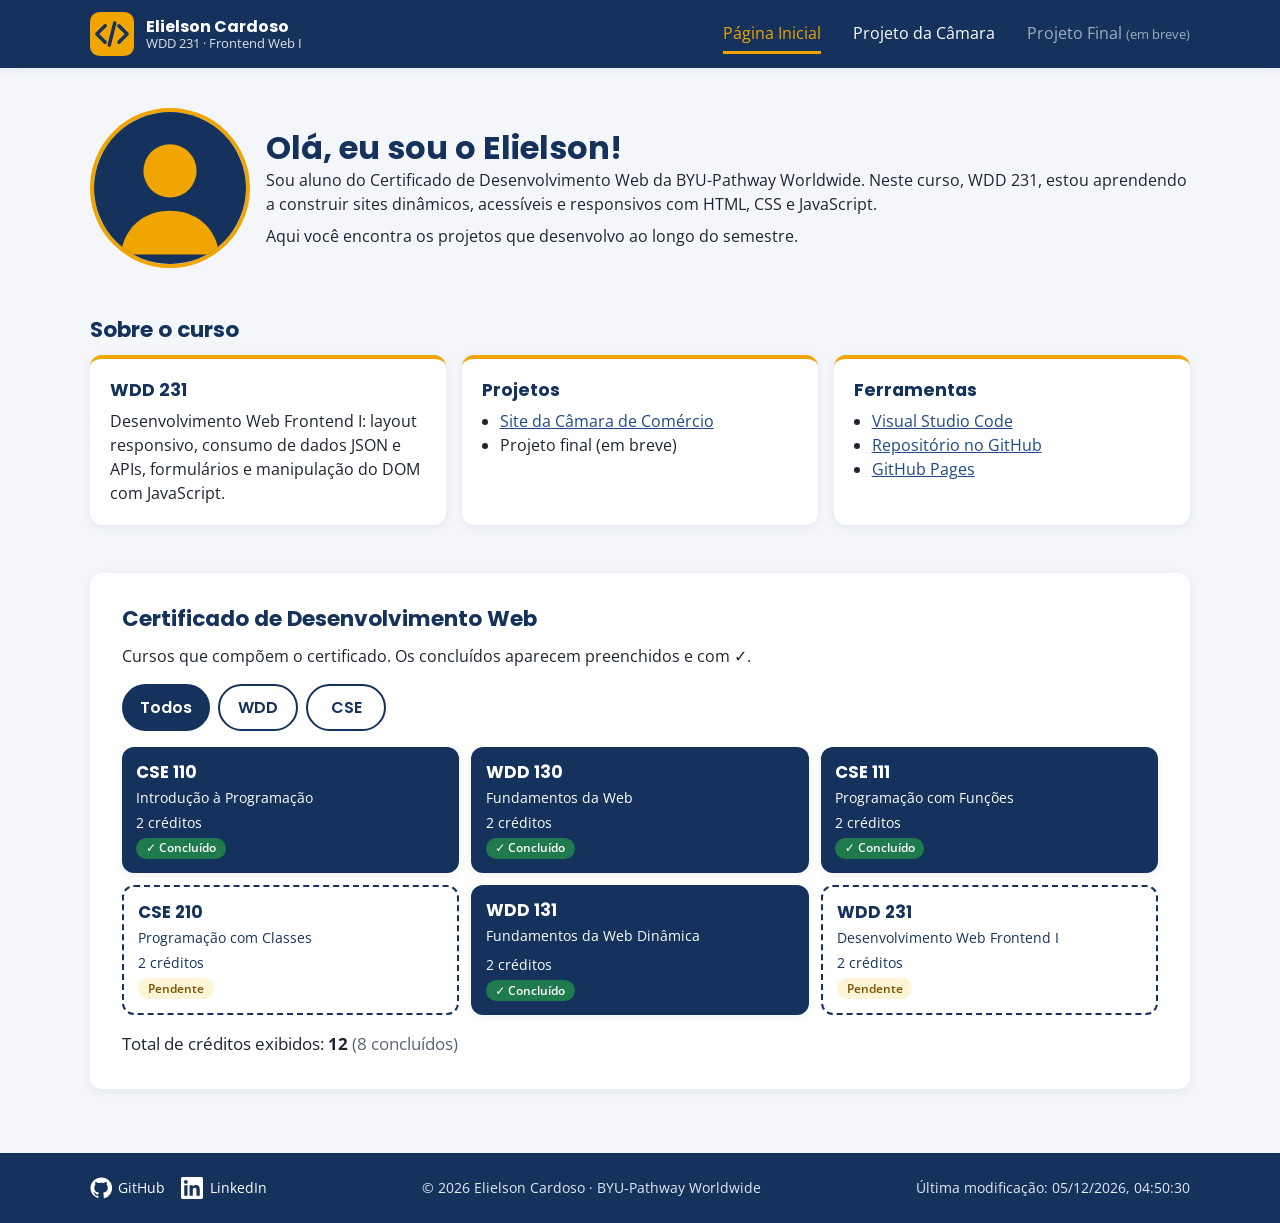
<file: index.html>
<!DOCTYPE html>
<html lang="pt-BR">
<head>
  <meta charset="UTF-8">
  <meta name="viewport" content="width=device-width, initial-scale=1.0">
  <title>WDD 231 | Elielson Cardoso</title>
  <meta name="description" content="Página inicial de Elielson Cardoso no curso WDD 231 - Desenvolvimento Web Frontend I, parte do Certificado de Desenvolvimento Web da BYU-Pathway.">
  <meta name="author" content="Elielson Cardoso">
  <link rel="icon" href="images/logo.svg" type="image/svg+xml">

  <link rel="preconnect" href="https://fonts.googleapis.com">
  <link rel="preconnect" href="https://fonts.gstatic.com" crossorigin>
  <link href="https://fonts.googleapis.com/css2?family=Poppins:wght@600;700&family=Open+Sans:wght@400;600&display=swap" rel="stylesheet">

  <link rel="stylesheet" href="estilos/normalize.css">
  <link rel="stylesheet" href="estilos/telas-pequenas.css">
  <link rel="stylesheet" href="estilos/telas-grandes.css">

  <script src="scripts/navegacao.js" defer></script>
  <script src="scripts/data.js" defer></script>
  <script src="scripts/curso.js" defer></script>
</head>
<body>
  <a class="pular-conteudo" href="#conteudo">Pular para o conteúdo</a>

  <header class="cabecalho">
    <div class="cabecalho-interno container">
      <a class="marca" href="index.html">
        <svg class="logo" viewBox="0 0 64 64" width="44" height="44" aria-hidden="true" focusable="false">
          <rect width="64" height="64" rx="14" fill="#f0a500"/>
          <path d="M22 20 10 32l12 12M42 20l12 12-12 12M36 16l-8 32" fill="none" stroke="#14325c" stroke-width="5" stroke-linecap="round" stroke-linejoin="round"/>
        </svg>
        <span class="marca-texto">
          <strong>Elielson Cardoso</strong>
          <small>WDD 231 · Frontend Web I</small>
        </span>
      </a>

      <button id="botaoMenu" class="botao-menu" type="button"
        aria-expanded="false" aria-controls="menuPrincipal" aria-label="Abrir menu">
        <span></span><span></span><span></span>
      </button>
    </div>

    <nav id="menuPrincipal" class="menu" aria-label="Navegação principal">
      <ul class="container">
        <li><a href="index.html" class="ativo" aria-current="page">Página Inicial</a></li>
        <li><a href="camara/index.html">Projeto da Câmara</a></li>
        <li><span class="em-breve" aria-disabled="true">Projeto Final <small>(em breve)</small></span></li>
      </ul>
    </nav>
  </header>

  <main id="conteudo" class="container">
    <section class="apresentacao" aria-labelledby="titulo-apresentacao">
      <img class="foto-perfil" src="images/perfil.svg" alt="Foto de perfil de Elielson Cardoso" width="160" height="160">
      <div>
        <h1 id="titulo-apresentacao">Olá, eu sou o Elielson!</h1>
        <p>Sou aluno do Certificado de Desenvolvimento Web da BYU-Pathway Worldwide. Neste curso,
          WDD 231, estou aprendendo a construir sites dinâmicos, acessíveis e responsivos com
          HTML, CSS e JavaScript.</p>
        <p>Aqui você encontra os projetos que desenvolvo ao longo do semestre.</p>
      </div>
    </section>

    <section class="info-curso" aria-labelledby="titulo-info">
      <h2 id="titulo-info">Sobre o curso</h2>
      <div class="cartoes-info">
        <article class="cartao-info">
          <h3>WDD 231</h3>
          <p>Desenvolvimento Web Frontend I: layout responsivo, consumo de dados JSON e APIs,
            formulários e manipulação do DOM com JavaScript.</p>
        </article>
        <article class="cartao-info">
          <h3>Projetos</h3>
          <ul>
            <li><a href="camara/index.html">Site da Câmara de Comércio</a></li>
            <li>Projeto final (em breve)</li>
          </ul>
        </article>
        <article class="cartao-info">
          <h3>Ferramentas</h3>
          <ul>
            <li><a href="https://code.visualstudio.com/">Visual Studio Code</a></li>
            <li><a href="https://github.com/Elielson-Cardoso/wdd231">Repositório no GitHub</a></li>
            <li><a href="https://elielson-cardoso.github.io/wdd231/">GitHub Pages</a></li>
          </ul>
        </article>
      </div>
    </section>

    <section class="certificado" aria-labelledby="titulo-certificado">
      <h2 id="titulo-certificado">Certificado de Desenvolvimento Web</h2>
      <p>Cursos que compõem o certificado. Os concluídos aparecem preenchidos e com ✓.</p>

      <div class="filtros" role="group" aria-label="Filtrar cursos">
        <button type="button" class="botao-filtro" data-filtro="todos" aria-pressed="true">Todos</button>
        <button type="button" class="botao-filtro" data-filtro="wdd" aria-pressed="false">WDD</button>
        <button type="button" class="botao-filtro" data-filtro="cse" aria-pressed="false">CSE</button>
      </div>

      <div id="cursos" class="cursos" aria-live="polite"></div>

      <p class="total-creditos">
        Total de créditos exibidos: <strong id="totalCreditos">0</strong>
        <span class="creditos-concluidos">(<span id="creditosConcluidos">0</span> concluídos)</span>
      </p>
    </section>
  </main>

  <footer class="rodape">
    <div class="container rodape-interno">
      <ul class="redes-sociais">
        <li>
          <a href="https://github.com/Elielson-Cardoso" target="_blank" rel="noopener" aria-label="GitHub de Elielson Cardoso">
            <svg viewBox="0 0 24 24" width="22" height="22" aria-hidden="true" focusable="false"><path fill="currentColor" d="M12 .5a11.5 11.5 0 0 0-3.64 22.41c.58.1.79-.25.79-.56v-2c-3.2.7-3.88-1.37-3.88-1.37-.53-1.33-1.28-1.69-1.28-1.69-1.05-.71.08-.7.08-.7 1.16.08 1.77 1.19 1.77 1.19 1.03 1.77 2.7 1.26 3.36.96.1-.75.4-1.26.73-1.55-2.55-.29-5.24-1.28-5.24-5.69 0-1.26.45-2.29 1.19-3.09-.12-.29-.52-1.46.11-3.05 0 0 .97-.31 3.17 1.18a11 11 0 0 1 5.77 0c2.2-1.49 3.17-1.18 3.17-1.18.63 1.59.23 2.76.11 3.05.74.8 1.19 1.83 1.19 3.09 0 4.42-2.7 5.39-5.26 5.68.41.36.78 1.06.78 2.14v3.17c0 .31.21.67.8.56A11.5 11.5 0 0 0 12 .5Z"/></svg>
            <span>GitHub</span>
          </a>
        </li>
        <li>
          <a href="https://www.linkedin.com/" target="_blank" rel="noopener" aria-label="LinkedIn de Elielson Cardoso">
            <svg viewBox="0 0 24 24" width="22" height="22" aria-hidden="true" focusable="false"><path fill="currentColor" d="M20.45 20.45h-3.56v-5.57c0-1.33-.02-3.04-1.85-3.04-1.86 0-2.14 1.45-2.14 2.94v5.67H9.35V9h3.41v1.56h.05c.48-.9 1.64-1.85 3.37-1.85 3.6 0 4.27 2.37 4.27 5.46v6.28ZM5.34 7.43a2.06 2.06 0 1 1 0-4.13 2.06 2.06 0 0 1 0 4.13ZM7.12 20.45H3.56V9h3.56v11.45ZM22.22 0H1.77C.79 0 0 .77 0 1.73v20.54C0 23.23.79 24 1.77 24h20.45c.98 0 1.78-.77 1.78-1.73V1.73C24 .77 23.2 0 22.22 0Z"/></svg>
            <span>LinkedIn</span>
          </a>
        </li>
      </ul>
      <p>&copy; <span id="anoAtual"></span> Elielson Cardoso · BYU-Pathway Worldwide</p>
      <p id="ultimaModificacao"></p>
    </div>
  </footer>
</body>
</html>
</file>
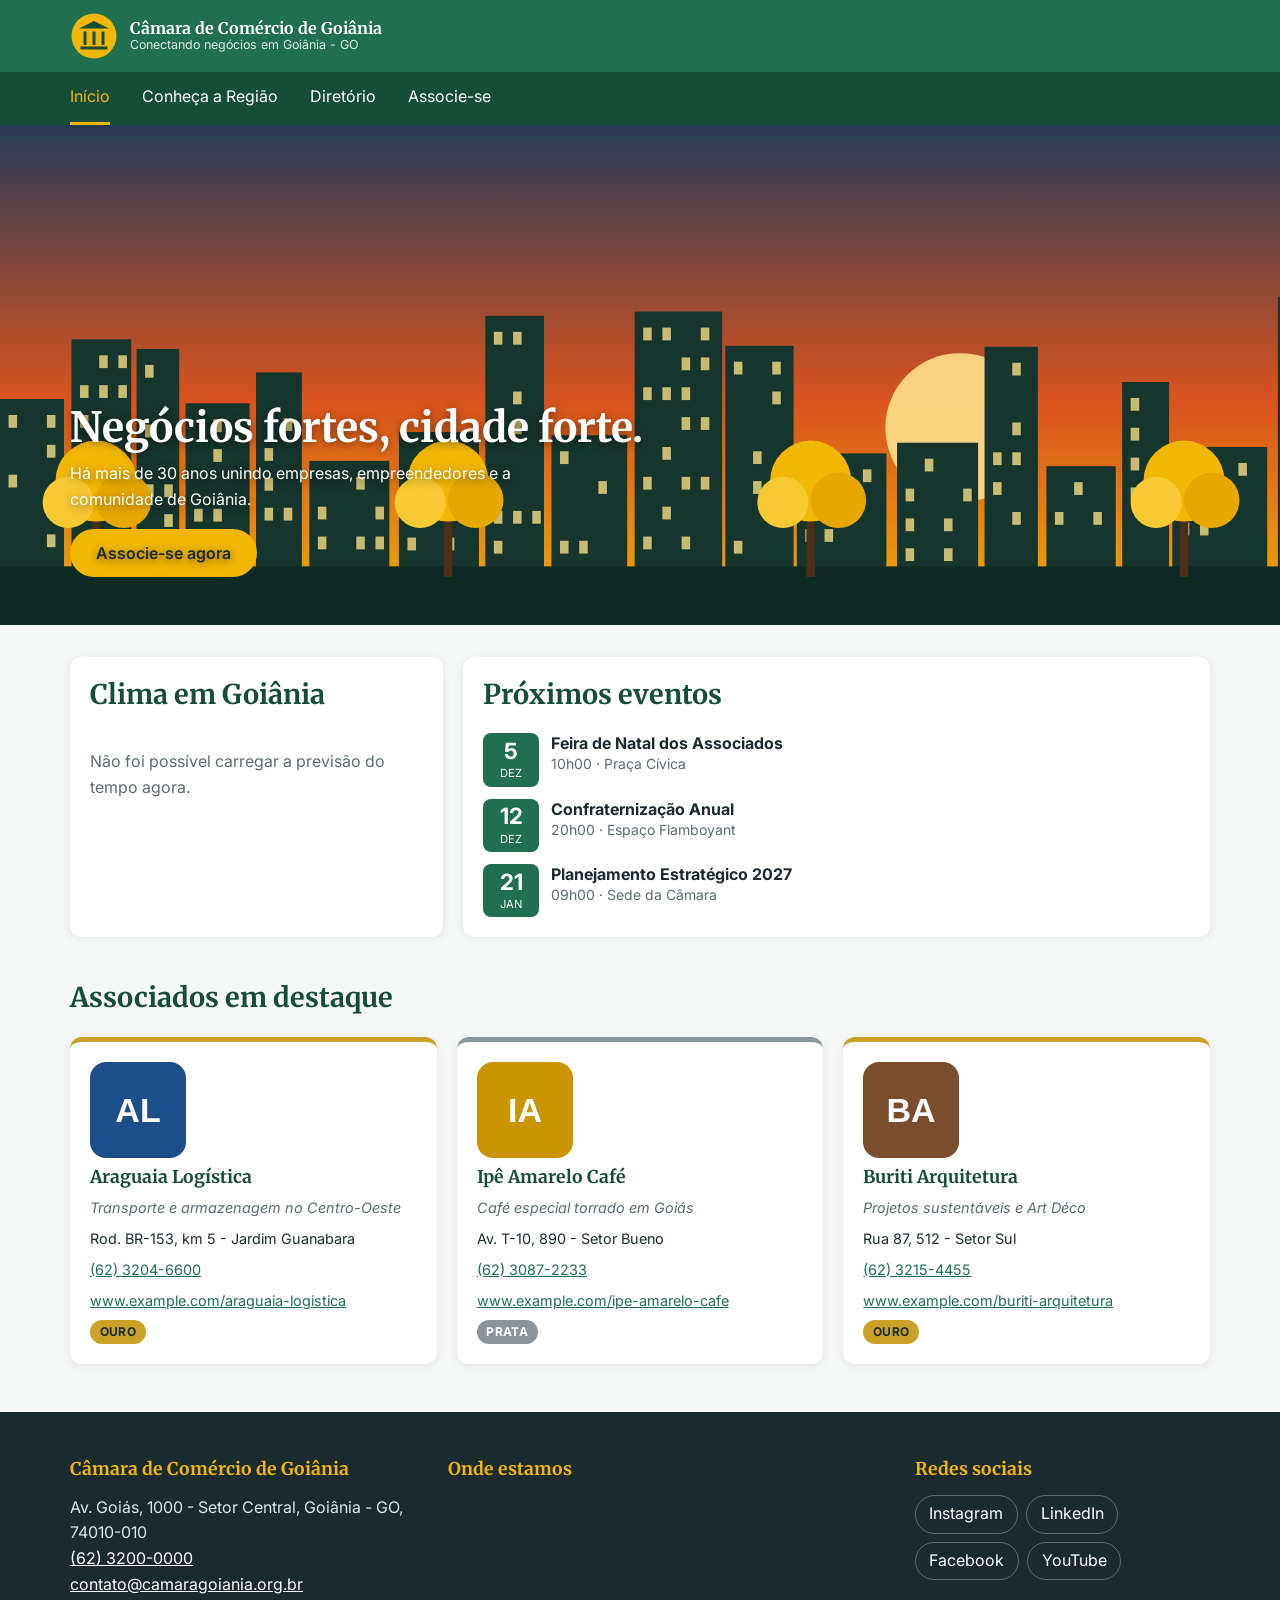
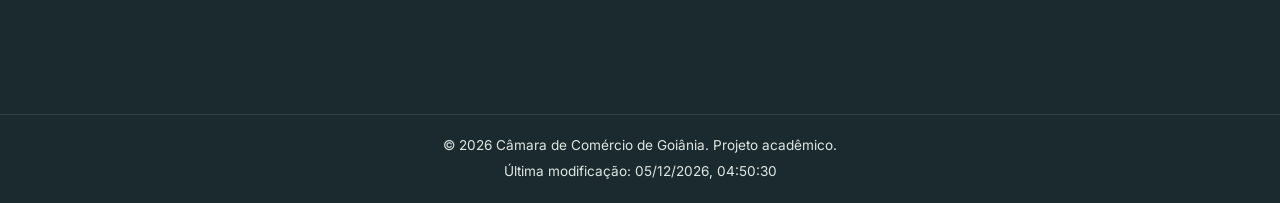
<file: camara-comercio/index.html>
<!DOCTYPE html>
<html lang="pt-BR">
<head>
  <meta charset="UTF-8">
  <meta name="viewport" content="width=device-width, initial-scale=1.0">
  <title>Início | Câmara de Comércio de Goiânia</title>
  <meta name="description" content="Câmara de Comércio de Goiânia: eventos, clima e empresas associadas.">
  <meta name="author" content="Câmara de Comércio de Goiânia">
  <link rel="icon" href="images/logo.svg" type="image/svg+xml">
  <link rel="preconnect" href="https://fonts.googleapis.com">
  <link rel="preconnect" href="https://fonts.gstatic.com" crossorigin>
  <link href="https://fonts.googleapis.com/css2?family=Inter:wght@400;600;700&family=Merriweather:wght@700&display=swap" rel="stylesheet">
  <link rel="stylesheet" href="styles/styles.css">
</head>
<body data-page="index">
  <a class="skip-link" href="#conteudo">Pular para o conteúdo</a>
  <header class="site-header">
    <div class="container header-inner">
      <a class="brand" href="index.html">
        <img src="images/logo.svg" alt="" width="48" height="48">
        <span class="brand-text">
          <strong>Câmara de Comércio de Goiânia</strong>
          <small>Conectando negócios em Goiânia - GO</small>
        </span>
      </a>
      <button id="menu-btn" class="menu-btn" aria-expanded="false" aria-controls="primary-nav" aria-label="Abrir menu">
        <span></span><span></span><span></span>
      </button>
    </div>
    <nav id="primary-nav" class="primary-nav" aria-label="Navegação principal">
      <ul class="container">
        <li><a href="index.html" class="active" aria-current="page">Início</a></li>
        <li><a href="discover.html">Conheça a Região</a></li>
        <li><a href="directory.html">Diretório</a></li>
        <li><a href="join.html">Associe-se</a></li>
      </ul>
    </nav>
  </header>

  <main id="conteudo">
    <section class="hero">
      <picture>
        <img src="images/hero.svg" alt="Silhueta de prédios de Goiânia ao entardecer com ipês floridos" width="1200" height="500" fetchpriority="high">
      </picture>
      <div class="hero-content container">
        <h1>Negócios fortes, cidade forte.</h1>
        <p>Há mais de 30 anos unindo empresas, empreendedores e a comunidade de Goiânia.</p>
        <a class="btn btn-accent" href="join.html">Associe-se agora</a>
      </div>
    </section>

    <div class="container home-grid">
      <section class="card" aria-labelledby="weather-title">
        <h2 id="weather-title">Clima em Goiânia</h2>
        <div id="weather" class="weather" aria-live="polite">
          <p class="muted">Carregando previsão...</p>
        </div>
      </section>

      <section class="card" aria-labelledby="events-title">
        <h2 id="events-title">Próximos eventos</h2>
        <ul id="events" class="events">
          <li class="muted">Carregando eventos...</li>
        </ul>
      </section>

      <section class="spotlights" aria-labelledby="spot-title">
        <h2 id="spot-title">Associados em destaque</h2>
        <div id="spotlights" class="spot-grid"></div>
      </section>
    </div>
  </main>

  <footer class="site-footer">
    <div class="container footer-grid">
      <section aria-labelledby="ft-contato">
        <h2 id="ft-contato">Câmara de Comércio de Goiânia</h2>
        <address>
          Av. Goiás, 1000 - Setor Central, Goiânia - GO, 74010-010<br>
          <a href="tel:+556232000000">(62) 3200-0000</a><br>
          <a href="mailto:contato@camaragoiania.org.br">contato@camaragoiania.org.br</a>
        </address>
      </section>
      <section aria-labelledby="ft-mapa">
        <h2 id="ft-mapa">Onde estamos</h2>
        <iframe class="map" title="Mapa da sede da Câmara" loading="lazy"
          src="https://www.openstreetmap.org/export/embed.html?bbox=-49.284800000000004%2C-16.701900000000002%2C-49.2448%2C-16.6719&amp;layer=mapnik&amp;marker=-16.6869%2C-49.2648"></iframe>
      </section>
      <section aria-labelledby="ft-social">
        <h2 id="ft-social">Redes sociais</h2>
        <ul class="social">
          <li><a href="https://www.instagram.com/" target="_blank" rel="noopener">Instagram</a></li>
          <li><a href="https://www.linkedin.com/" target="_blank" rel="noopener">LinkedIn</a></li>
          <li><a href="https://www.facebook.com/" target="_blank" rel="noopener">Facebook</a></li>
          <li><a href="https://www.youtube.com/" target="_blank" rel="noopener">YouTube</a></li>
        </ul>
      </section>
    </div>
    <div class="footer-bottom">
      <p>&copy; <span id="year"></span> Câmara de Comércio de Goiânia. Projeto acadêmico.</p>
      <p>Última modificação: <span id="last-modified"></span></p>
    </div>
  </footer>
  <script type="module" src="scripts/main.js"></script>
</body>
</html>
</file>
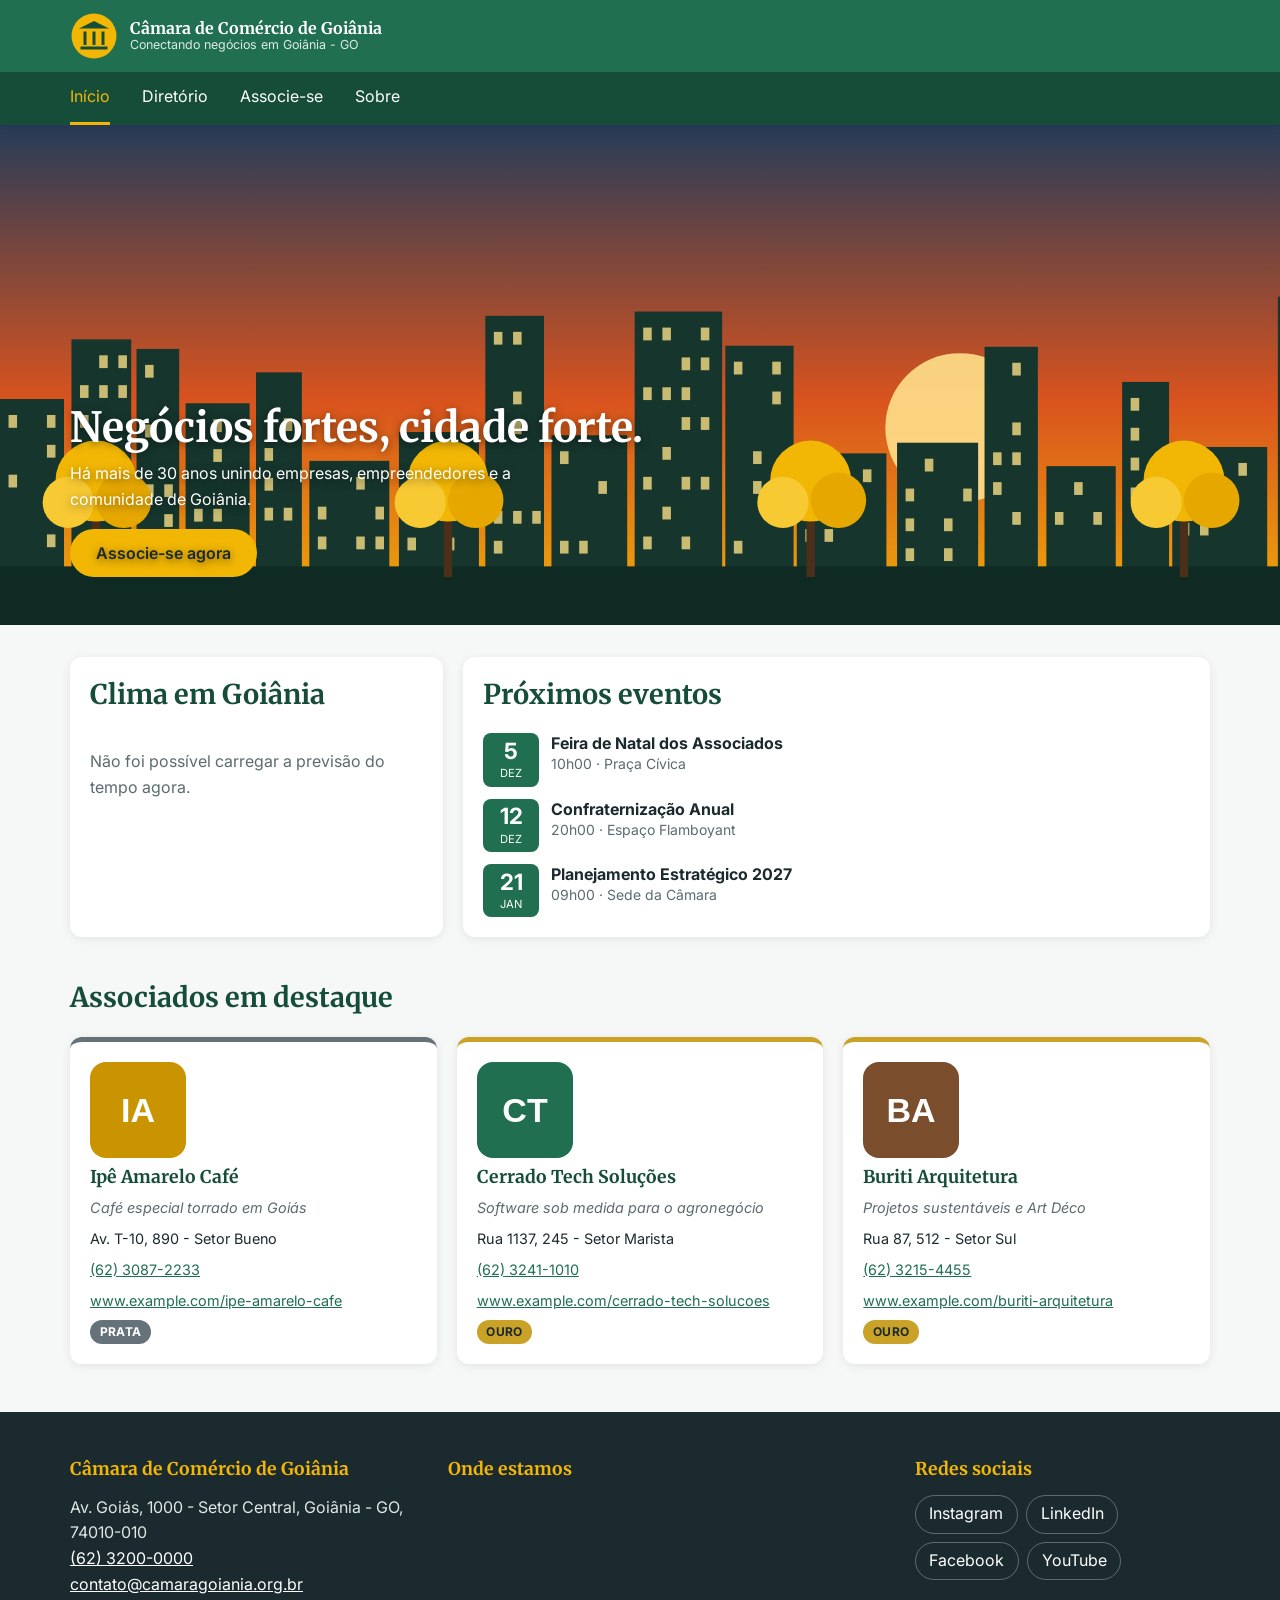
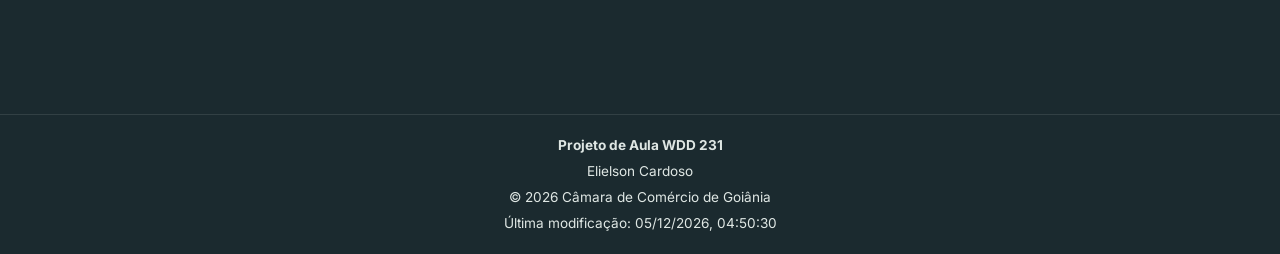
<file: camara/index.html>
<!DOCTYPE html>
<html lang="pt-BR">
<head>
  <meta charset="UTF-8">
  <meta name="viewport" content="width=device-width, initial-scale=1.0">
  <title>Início | Câmara de Comércio de Goiânia</title>
  <meta name="description" content="Câmara de Comércio de Goiânia: eventos, clima e empresas associadas.">
  <meta name="author" content="Elielson Cardoso">
  <link rel="icon" href="images/logo.svg" type="image/svg+xml">
  <link rel="stylesheet" href="estilos/normalize.css">
  <link rel="preconnect" href="https://fonts.googleapis.com">
  <link rel="preconnect" href="https://fonts.gstatic.com" crossorigin>
  <link href="https://fonts.googleapis.com/css2?family=Inter:wght@400;600;700&family=Merriweather:wght@700&display=swap" rel="stylesheet">
  <link rel="stylesheet" href="estilos/telas-pequenas.css">
  <link rel="stylesheet" href="estilos/telas-grandes.css">
</head>
<body data-page="index">
  <a class="skip-link" href="#conteudo">Pular para o conteúdo</a>
  <header class="site-header">
    <div class="container header-inner">
      <a class="brand" href="index.html">
        <img src="images/logo.svg" alt="" width="48" height="48">
        <span class="brand-text">
          <strong>Câmara de Comércio de Goiânia</strong>
          <small>Conectando negócios em Goiânia - GO</small>
        </span>
      </a>
      <button id="menu-btn" class="menu-btn" aria-expanded="false" aria-controls="primary-nav" aria-label="Abrir menu">
        <span></span><span></span><span></span>
      </button>
    </div>
    <nav id="primary-nav" class="primary-nav" aria-label="Navegação principal">
      <ul class="container">
        <li><a href="index.html" class="active" aria-current="page">Início</a></li>
        <li><a href="diretorio.html">Diretório</a></li>
        <li><a href="join.html">Associe-se</a></li>
        <li><a href="discover.html">Sobre</a></li>
      </ul>
    </nav>
  </header>

  <main id="conteudo">
    <section class="hero">
      <picture>
        <img src="images/hero.svg" alt="Silhueta de prédios de Goiânia ao entardecer com ipês floridos" width="1200" height="500" fetchpriority="high">
      </picture>
      <div class="hero-content container">
        <h1>Negócios fortes, cidade forte.</h1>
        <p>Há mais de 30 anos unindo empresas, empreendedores e a comunidade de Goiânia.</p>
        <a class="btn btn-accent" href="join.html">Associe-se agora</a>
      </div>
    </section>

    <div class="container home-grid">
      <section class="card" aria-labelledby="weather-title">
        <h2 id="weather-title">Clima em Goiânia</h2>
        <div id="weather" class="weather" aria-live="polite">
          <p class="muted">Carregando previsão...</p>
        </div>
      </section>

      <section class="card" aria-labelledby="events-title">
        <h2 id="events-title">Próximos eventos</h2>
        <ul id="events" class="events">
          <li class="muted">Carregando eventos...</li>
        </ul>
      </section>

      <section class="spotlights" aria-labelledby="spot-title">
        <h2 id="spot-title">Associados em destaque</h2>
        <div id="spotlights" class="spot-grid"></div>
      </section>
    </div>
  </main>

  <footer class="site-footer">
    <div class="container footer-grid">
      <section aria-labelledby="ft-contato">
        <h2 id="ft-contato">Câmara de Comércio de Goiânia</h2>
        <address>
          Av. Goiás, 1000 - Setor Central, Goiânia - GO, 74010-010<br>
          <a href="tel:+556232000000">(62) 3200-0000</a><br>
          <a href="mailto:contato@camaragoiania.org.br">contato@camaragoiania.org.br</a>
        </address>
      </section>
      <section aria-labelledby="ft-mapa">
        <h2 id="ft-mapa">Onde estamos</h2>
        <iframe class="map" title="Mapa da sede da Câmara" loading="lazy"
          src="https://www.openstreetmap.org/export/embed.html?bbox=-49.284800000000004%2C-16.701900000000002%2C-49.2448%2C-16.6719&amp;layer=mapnik&amp;marker=-16.6869%2C-49.2648"></iframe>
      </section>
      <section aria-labelledby="ft-social">
        <h2 id="ft-social">Redes sociais</h2>
        <ul class="social">
          <li><a href="https://www.instagram.com/" target="_blank" rel="noopener">Instagram</a></li>
          <li><a href="https://www.linkedin.com/" target="_blank" rel="noopener">LinkedIn</a></li>
          <li><a href="https://www.facebook.com/" target="_blank" rel="noopener">Facebook</a></li>
          <li><a href="https://www.youtube.com/" target="_blank" rel="noopener">YouTube</a></li>
        </ul>
      </section>
    </div>
    <div class="footer-bottom">
      <p><strong>Projeto de Aula WDD 231</strong></p>
      <p>Elielson Cardoso</p>
      <p>&copy; <span id="year"></span> Câmara de Comércio de Goiânia</p>
      <p>Última modificação: <span id="last-modified"></span></p>
    </div>
  </footer>
  <script type="module" src="scripts/main.js"></script>
</body>
</html>
</file>
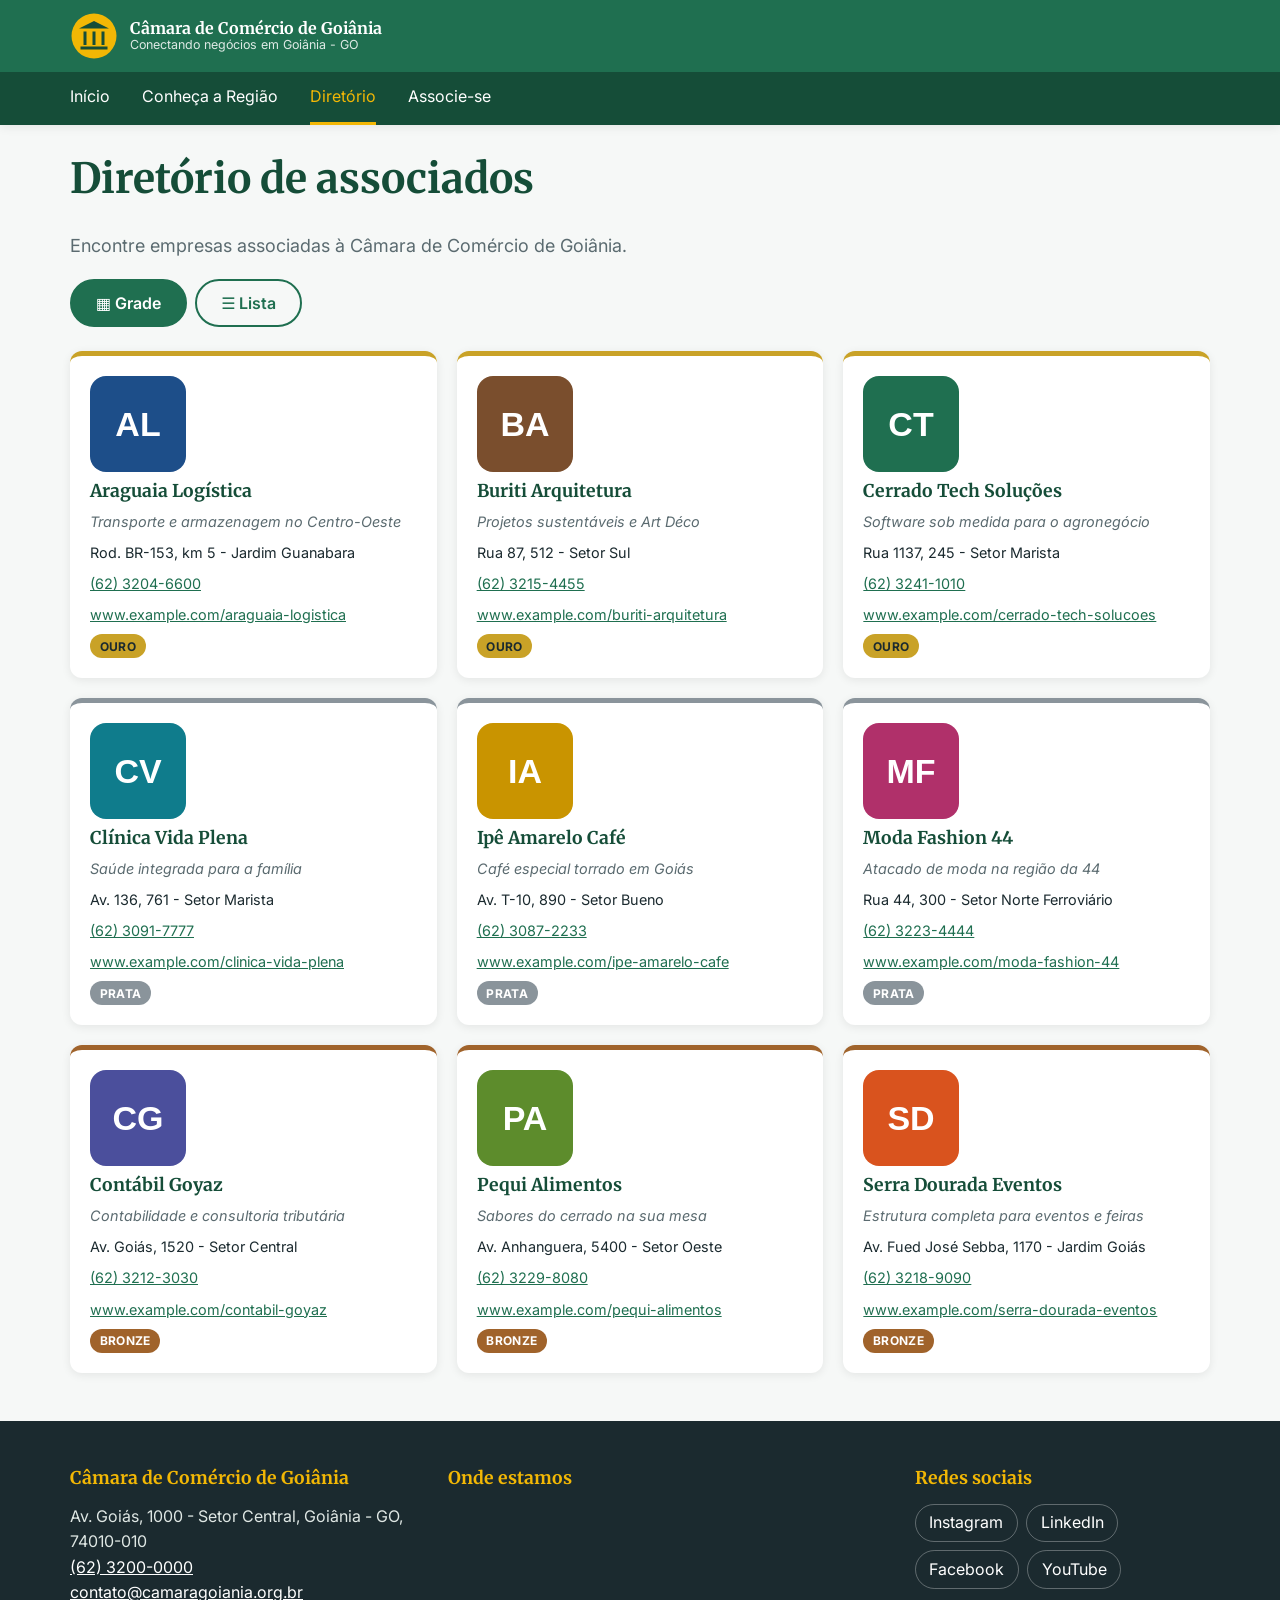
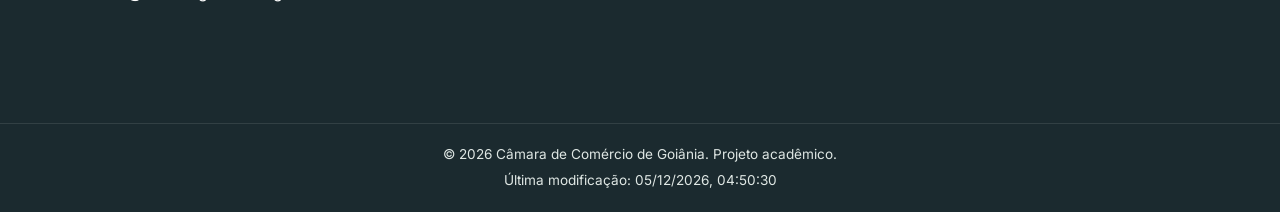
<file: camara-comercio/directory.html>
<!DOCTYPE html>
<html lang="pt-BR">
<head>
  <meta charset="UTF-8">
  <meta name="viewport" content="width=device-width, initial-scale=1.0">
  <title>Diretório | Câmara de Comércio de Goiânia</title>
  <meta name="description" content="Diretório de empresas associadas à Câmara de Comércio de Goiânia.">
  <meta name="author" content="Câmara de Comércio de Goiânia">
  <link rel="icon" href="images/logo.svg" type="image/svg+xml">
  <link rel="preconnect" href="https://fonts.googleapis.com">
  <link rel="preconnect" href="https://fonts.gstatic.com" crossorigin>
  <link href="https://fonts.googleapis.com/css2?family=Inter:wght@400;600;700&family=Merriweather:wght@700&display=swap" rel="stylesheet">
  <link rel="stylesheet" href="styles/styles.css">
</head>
<body data-page="directory">
  <a class="skip-link" href="#conteudo">Pular para o conteúdo</a>
  <header class="site-header">
    <div class="container header-inner">
      <a class="brand" href="index.html">
        <img src="images/logo.svg" alt="" width="48" height="48">
        <span class="brand-text">
          <strong>Câmara de Comércio de Goiânia</strong>
          <small>Conectando negócios em Goiânia - GO</small>
        </span>
      </a>
      <button id="menu-btn" class="menu-btn" aria-expanded="false" aria-controls="primary-nav" aria-label="Abrir menu">
        <span></span><span></span><span></span>
      </button>
    </div>
    <nav id="primary-nav" class="primary-nav" aria-label="Navegação principal">
      <ul class="container">
        <li><a href="index.html">Início</a></li>
        <li><a href="discover.html">Conheça a Região</a></li>
        <li><a href="directory.html" class="active" aria-current="page">Diretório</a></li>
        <li><a href="join.html">Associe-se</a></li>
      </ul>
    </nav>
  </header>

  <main id="conteudo">
    <div class="container">
      <h1>Diretório de associados</h1>
      <p class="lead">Encontre empresas associadas à Câmara de Comércio de Goiânia.</p>

      <div class="view-toggle" role="group" aria-label="Modo de visualização">
        <button type="button" class="btn btn-outline" data-view="grid" aria-pressed="true">▦ Grade</button>
        <button type="button" class="btn btn-outline" data-view="list" aria-pressed="false">☰ Lista</button>
      </div>

      <div id="members" class="members grid" aria-live="polite">
        <p class="muted">Carregando associados...</p>
      </div>
    </div>
  </main>

  <footer class="site-footer">
    <div class="container footer-grid">
      <section aria-labelledby="ft-contato">
        <h2 id="ft-contato">Câmara de Comércio de Goiânia</h2>
        <address>
          Av. Goiás, 1000 - Setor Central, Goiânia - GO, 74010-010<br>
          <a href="tel:+556232000000">(62) 3200-0000</a><br>
          <a href="mailto:contato@camaragoiania.org.br">contato@camaragoiania.org.br</a>
        </address>
      </section>
      <section aria-labelledby="ft-mapa">
        <h2 id="ft-mapa">Onde estamos</h2>
        <iframe class="map" title="Mapa da sede da Câmara" loading="lazy"
          src="https://www.openstreetmap.org/export/embed.html?bbox=-49.284800000000004%2C-16.701900000000002%2C-49.2448%2C-16.6719&amp;layer=mapnik&amp;marker=-16.6869%2C-49.2648"></iframe>
      </section>
      <section aria-labelledby="ft-social">
        <h2 id="ft-social">Redes sociais</h2>
        <ul class="social">
          <li><a href="https://www.instagram.com/" target="_blank" rel="noopener">Instagram</a></li>
          <li><a href="https://www.linkedin.com/" target="_blank" rel="noopener">LinkedIn</a></li>
          <li><a href="https://www.facebook.com/" target="_blank" rel="noopener">Facebook</a></li>
          <li><a href="https://www.youtube.com/" target="_blank" rel="noopener">YouTube</a></li>
        </ul>
      </section>
    </div>
    <div class="footer-bottom">
      <p>&copy; <span id="year"></span> Câmara de Comércio de Goiânia. Projeto acadêmico.</p>
      <p>Última modificação: <span id="last-modified"></span></p>
    </div>
  </footer>
  <script type="module" src="scripts/main.js"></script>
  <script type="module" src="scripts/directory.js"></script>
</body>
</html>
</file>
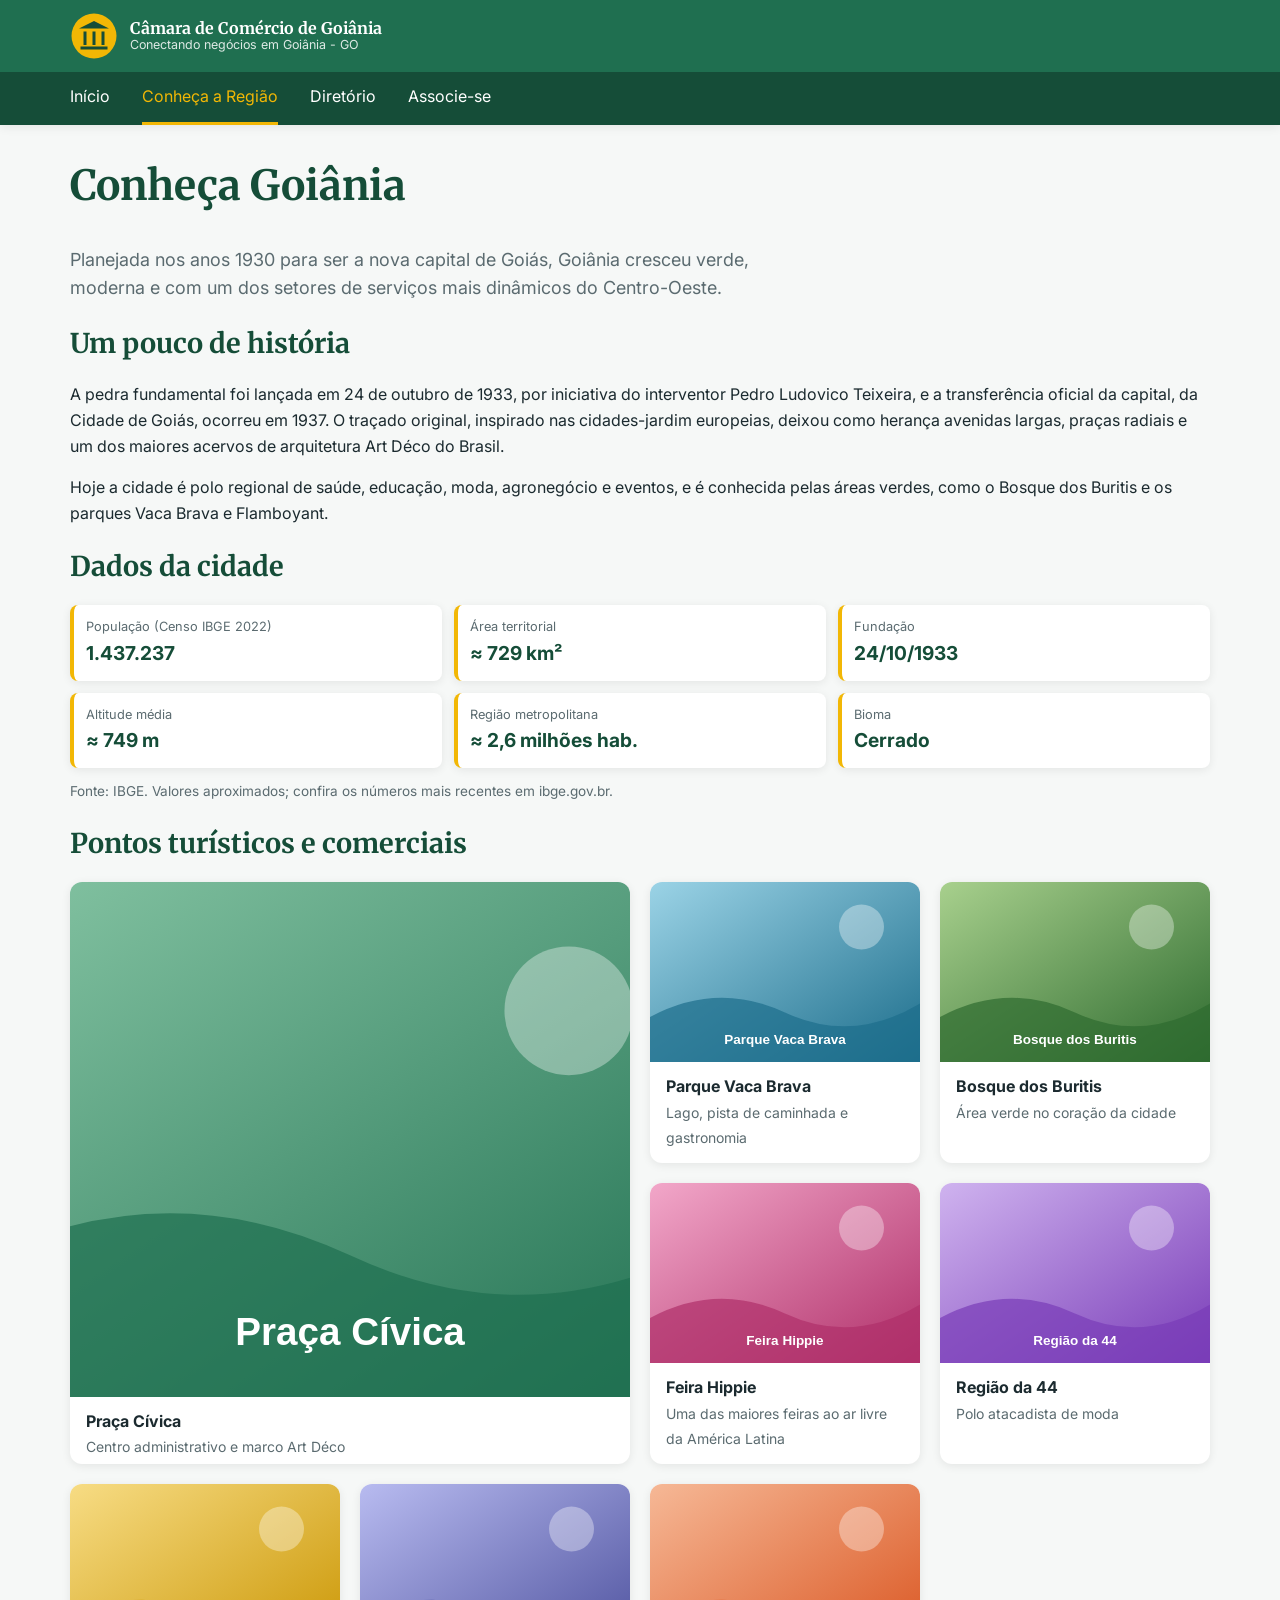
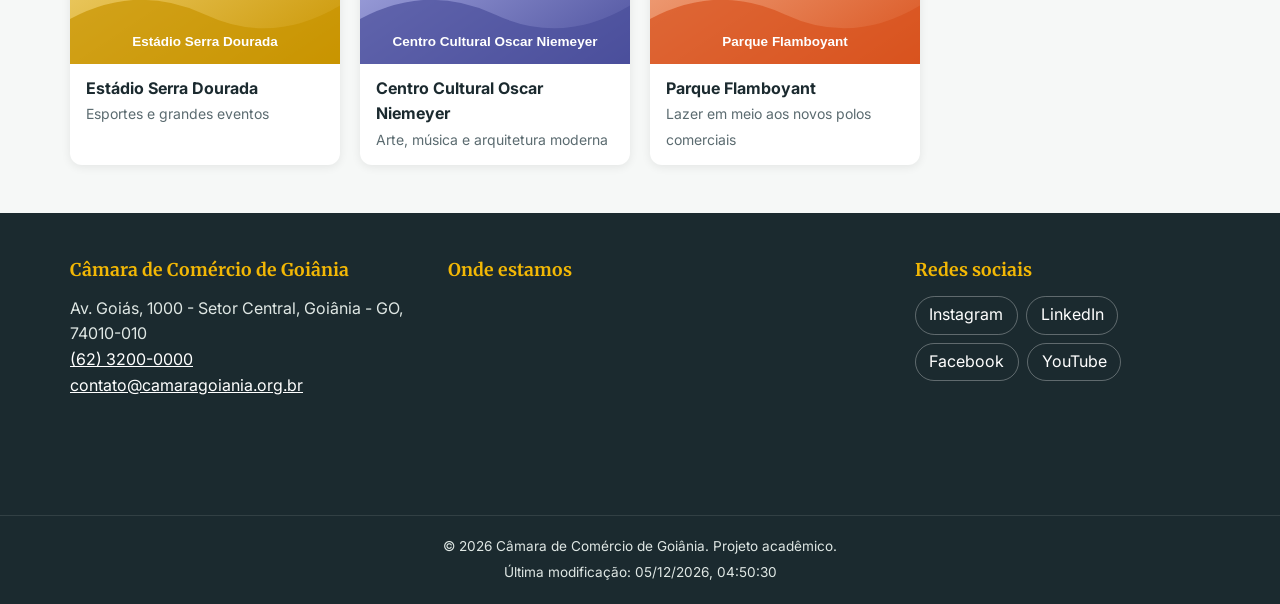
<file: camara-comercio/discover.html>
<!DOCTYPE html>
<html lang="pt-BR">
<head>
  <meta charset="UTF-8">
  <meta name="viewport" content="width=device-width, initial-scale=1.0">
  <title>Conheça a Região | Câmara de Comércio de Goiânia</title>
  <meta name="description" content="História, dados e pontos turísticos de Goiânia - GO.">
  <meta name="author" content="Câmara de Comércio de Goiânia">
  <link rel="icon" href="images/logo.svg" type="image/svg+xml">
  <link rel="preconnect" href="https://fonts.googleapis.com">
  <link rel="preconnect" href="https://fonts.gstatic.com" crossorigin>
  <link href="https://fonts.googleapis.com/css2?family=Inter:wght@400;600;700&family=Merriweather:wght@700&display=swap" rel="stylesheet">
  <link rel="stylesheet" href="styles/styles.css">
</head>
<body data-page="discover">
  <a class="skip-link" href="#conteudo">Pular para o conteúdo</a>
  <header class="site-header">
    <div class="container header-inner">
      <a class="brand" href="index.html">
        <img src="images/logo.svg" alt="" width="48" height="48">
        <span class="brand-text">
          <strong>Câmara de Comércio de Goiânia</strong>
          <small>Conectando negócios em Goiânia - GO</small>
        </span>
      </a>
      <button id="menu-btn" class="menu-btn" aria-expanded="false" aria-controls="primary-nav" aria-label="Abrir menu">
        <span></span><span></span><span></span>
      </button>
    </div>
    <nav id="primary-nav" class="primary-nav" aria-label="Navegação principal">
      <ul class="container">
        <li><a href="index.html">Início</a></li>
        <li><a href="discover.html" class="active" aria-current="page">Conheça a Região</a></li>
        <li><a href="directory.html">Diretório</a></li>
        <li><a href="join.html">Associe-se</a></li>
      </ul>
    </nav>
  </header>

  <main id="conteudo">
    <div class="container">
      <article class="discover-intro">
        <h1>Conheça Goiânia</h1>
        <p class="lead">Planejada nos anos 1930 para ser a nova capital de Goiás, Goiânia cresceu
          verde, moderna e com um dos setores de serviços mais dinâmicos do Centro-Oeste.</p>

        <section aria-labelledby="historia">
          <h2 id="historia">Um pouco de história</h2>
          <p>A pedra fundamental foi lançada em 24 de outubro de 1933, por iniciativa do interventor
            Pedro Ludovico Teixeira, e a transferência oficial da capital, da Cidade de Goiás, ocorreu em 1937.
            O traçado original, inspirado nas cidades-jardim europeias, deixou como herança avenidas largas,
            praças radiais e um dos maiores acervos de arquitetura Art Déco do Brasil.</p>
          <p>Hoje a cidade é polo regional de saúde, educação, moda, agronegócio e eventos, e é
            conhecida pelas áreas verdes, como o Bosque dos Buritis e os parques Vaca Brava e Flamboyant.</p>
        </section>

        <section aria-labelledby="dados">
          <h2 id="dados">Dados da cidade</h2>
          <dl class="stats">
            <div><dt>População (Censo IBGE 2022)</dt><dd>1.437.237</dd></div>
            <div><dt>Área territorial</dt><dd>≈ 729 km²</dd></div>
            <div><dt>Fundação</dt><dd>24/10/1933</dd></div>
            <div><dt>Altitude média</dt><dd>≈ 749 m</dd></div>
            <div><dt>Região metropolitana</dt><dd>≈ 2,6 milhões hab.</dd></div>
            <div><dt>Bioma</dt><dd>Cerrado</dd></div>
          </dl>
          <p class="muted small">Fonte: IBGE. Valores aproximados; confira os números mais recentes em ibge.gov.br.</p>
        </section>
      </article>

      <section aria-labelledby="galeria">
        <h2 id="galeria">Pontos turísticos e comerciais</h2>
        <div class="gallery">
          <figure>
            <img src="images/placeholder.svg" data-src="images/gallery/praca-civica.svg"
              alt="Praça Cívica: Centro administrativo e marco Art Déco" width="600" height="400" loading="lazy" decoding="async">
            <figcaption><strong>Praça Cívica</strong><span>Centro administrativo e marco Art Déco</span></figcaption>
          </figure>
          <figure>
            <img src="images/placeholder.svg" data-src="images/gallery/vaca-brava.svg"
              alt="Parque Vaca Brava: Lago, pista de caminhada e gastronomia" width="600" height="400" loading="lazy" decoding="async">
            <figcaption><strong>Parque Vaca Brava</strong><span>Lago, pista de caminhada e gastronomia</span></figcaption>
          </figure>
          <figure>
            <img src="images/placeholder.svg" data-src="images/gallery/bosque-buritis.svg"
              alt="Bosque dos Buritis: Área verde no coração da cidade" width="600" height="400" loading="lazy" decoding="async">
            <figcaption><strong>Bosque dos Buritis</strong><span>Área verde no coração da cidade</span></figcaption>
          </figure>
          <figure>
            <img src="images/placeholder.svg" data-src="images/gallery/feira-hippie.svg"
              alt="Feira Hippie: Uma das maiores feiras ao ar livre da América Latina" width="600" height="400" loading="lazy" decoding="async">
            <figcaption><strong>Feira Hippie</strong><span>Uma das maiores feiras ao ar livre da América Latina</span></figcaption>
          </figure>
          <figure>
            <img src="images/placeholder.svg" data-src="images/gallery/regiao-44.svg"
              alt="Região da 44: Polo atacadista de moda" width="600" height="400" loading="lazy" decoding="async">
            <figcaption><strong>Região da 44</strong><span>Polo atacadista de moda</span></figcaption>
          </figure>
          <figure>
            <img src="images/placeholder.svg" data-src="images/gallery/serra-dourada.svg"
              alt="Estádio Serra Dourada: Esportes e grandes eventos" width="600" height="400" loading="lazy" decoding="async">
            <figcaption><strong>Estádio Serra Dourada</strong><span>Esportes e grandes eventos</span></figcaption>
          </figure>
          <figure>
            <img src="images/placeholder.svg" data-src="images/gallery/oscar-niemeyer.svg"
              alt="Centro Cultural Oscar Niemeyer: Arte, música e arquitetura moderna" width="600" height="400" loading="lazy" decoding="async">
            <figcaption><strong>Centro Cultural Oscar Niemeyer</strong><span>Arte, música e arquitetura moderna</span></figcaption>
          </figure>
          <figure>
            <img src="images/placeholder.svg" data-src="images/gallery/flamboyant.svg"
              alt="Parque Flamboyant: Lazer em meio aos novos polos comerciais" width="600" height="400" loading="lazy" decoding="async">
            <figcaption><strong>Parque Flamboyant</strong><span>Lazer em meio aos novos polos comerciais</span></figcaption>
          </figure>
        </div>
      </section>
    </div>
  </main>

  <footer class="site-footer">
    <div class="container footer-grid">
      <section aria-labelledby="ft-contato">
        <h2 id="ft-contato">Câmara de Comércio de Goiânia</h2>
        <address>
          Av. Goiás, 1000 - Setor Central, Goiânia - GO, 74010-010<br>
          <a href="tel:+556232000000">(62) 3200-0000</a><br>
          <a href="mailto:contato@camaragoiania.org.br">contato@camaragoiania.org.br</a>
        </address>
      </section>
      <section aria-labelledby="ft-mapa">
        <h2 id="ft-mapa">Onde estamos</h2>
        <iframe class="map" title="Mapa da sede da Câmara" loading="lazy"
          src="https://www.openstreetmap.org/export/embed.html?bbox=-49.284800000000004%2C-16.701900000000002%2C-49.2448%2C-16.6719&amp;layer=mapnik&amp;marker=-16.6869%2C-49.2648"></iframe>
      </section>
      <section aria-labelledby="ft-social">
        <h2 id="ft-social">Redes sociais</h2>
        <ul class="social">
          <li><a href="https://www.instagram.com/" target="_blank" rel="noopener">Instagram</a></li>
          <li><a href="https://www.linkedin.com/" target="_blank" rel="noopener">LinkedIn</a></li>
          <li><a href="https://www.facebook.com/" target="_blank" rel="noopener">Facebook</a></li>
          <li><a href="https://www.youtube.com/" target="_blank" rel="noopener">YouTube</a></li>
        </ul>
      </section>
    </div>
    <div class="footer-bottom">
      <p>&copy; <span id="year"></span> Câmara de Comércio de Goiânia. Projeto acadêmico.</p>
      <p>Última modificação: <span id="last-modified"></span></p>
    </div>
  </footer>
  <script type="module" src="scripts/main.js"></script>
</body>
</html>
</file>
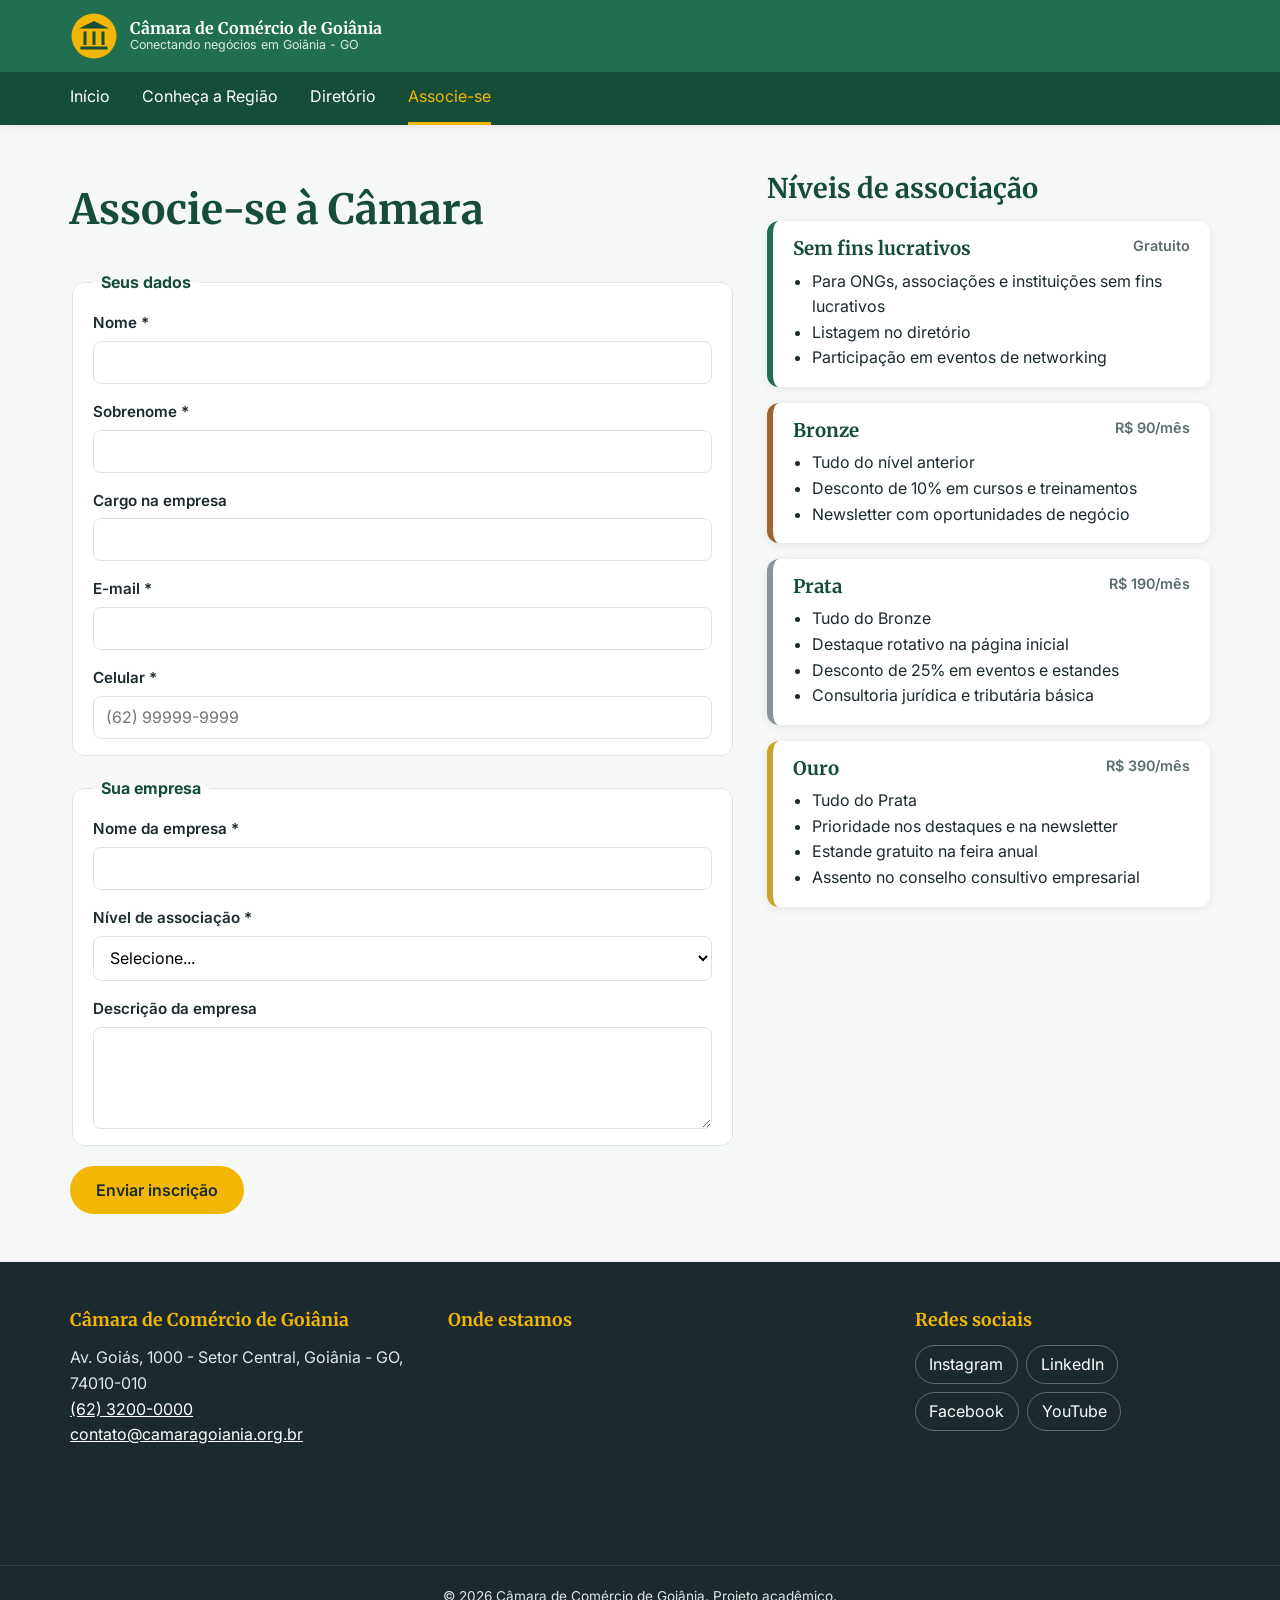
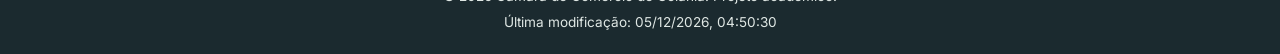
<file: camara-comercio/join.html>
<!DOCTYPE html>
<html lang="pt-BR">
<head>
  <meta charset="UTF-8">
  <meta name="viewport" content="width=device-width, initial-scale=1.0">
  <title>Associe-se | Câmara de Comércio de Goiânia</title>
  <meta name="description" content="Associe sua empresa à Câmara de Comércio de Goiânia.">
  <meta name="author" content="Câmara de Comércio de Goiânia">
  <link rel="icon" href="images/logo.svg" type="image/svg+xml">
  <link rel="preconnect" href="https://fonts.googleapis.com">
  <link rel="preconnect" href="https://fonts.gstatic.com" crossorigin>
  <link href="https://fonts.googleapis.com/css2?family=Inter:wght@400;600;700&family=Merriweather:wght@700&display=swap" rel="stylesheet">
  <link rel="stylesheet" href="styles/styles.css">
</head>
<body data-page="join">
  <a class="skip-link" href="#conteudo">Pular para o conteúdo</a>
  <header class="site-header">
    <div class="container header-inner">
      <a class="brand" href="index.html">
        <img src="images/logo.svg" alt="" width="48" height="48">
        <span class="brand-text">
          <strong>Câmara de Comércio de Goiânia</strong>
          <small>Conectando negócios em Goiânia - GO</small>
        </span>
      </a>
      <button id="menu-btn" class="menu-btn" aria-expanded="false" aria-controls="primary-nav" aria-label="Abrir menu">
        <span></span><span></span><span></span>
      </button>
    </div>
    <nav id="primary-nav" class="primary-nav" aria-label="Navegação principal">
      <ul class="container">
        <li><a href="index.html">Início</a></li>
        <li><a href="discover.html">Conheça a Região</a></li>
        <li><a href="directory.html">Diretório</a></li>
        <li><a href="join.html" class="active" aria-current="page">Associe-se</a></li>
      </ul>
    </nav>
  </header>

  <main id="conteudo">
    <div class="container join-layout">
      <section id="confirmation" class="card confirmation" hidden aria-live="polite"></section>

      <section class="join-form-wrap" aria-labelledby="form-title">
        <h1 id="form-title">Associe-se à Câmara</h1>
        <form id="join-form" class="join-form" action="join.html" method="get">
          <input type="hidden" id="timestamp" name="timestamp">

          <fieldset>
            <legend>Seus dados</legend>
            <label>Nome *
              <input type="text" name="nome" autocomplete="given-name" required>
            </label>
            <label>Sobrenome *
              <input type="text" name="sobrenome" autocomplete="family-name" required>
            </label>
            <label>Cargo na empresa
              <input type="text" name="cargo" autocomplete="organization-title"
                pattern="[A-Za-zÀ-ÿ\s\-]{7,}" title="Mínimo de 7 letras; apenas letras, espaços e hífen">
            </label>
            <label>E-mail *
              <input type="email" name="email" autocomplete="email" required>
            </label>
            <label>Celular *
              <input type="tel" name="celular" autocomplete="tel" placeholder="(62) 99999-9999"
                pattern="\(?\d{2}\)?\s?9?\d{4}-?\d{4}" title="Ex.: (62) 99999-9999" required>
            </label>
          </fieldset>

          <fieldset>
            <legend>Sua empresa</legend>
            <label>Nome da empresa *
              <input type="text" name="empresa" autocomplete="organization" required>
            </label>
            <label>Nível de associação *
              <select name="nivel" required>
                <option value="" disabled selected>Selecione...</option>
                <option value="np">Sem fins lucrativos</option>
                <option value="bronze">Bronze</option>
                <option value="prata">Prata</option>
                <option value="ouro">Ouro</option>
              </select>
            </label>
            <label>Descrição da empresa
              <textarea name="descricao" rows="4" maxlength="500"></textarea>
            </label>
          </fieldset>

          <button type="submit" class="btn btn-accent">Enviar inscrição</button>
        </form>
      </section>

      <section class="levels" aria-labelledby="levels-title">
        <h2 id="levels-title">Níveis de associação</h2>
        <article class="level-card np">
          <h3>Sem fins lucrativos <span class="price">Gratuito</span></h3>
          <ul>
            <li>Para ONGs, associações e instituições sem fins lucrativos</li>
            <li>Listagem no diretório</li>
            <li>Participação em eventos de networking</li>
          </ul>
        </article>
        <article class="level-card bronze">
          <h3>Bronze <span class="price">R$ 90/mês</span></h3>
          <ul>
            <li>Tudo do nível anterior</li>
            <li>Desconto de 10% em cursos e treinamentos</li>
            <li>Newsletter com oportunidades de negócio</li>
          </ul>
        </article>
        <article class="level-card prata">
          <h3>Prata <span class="price">R$ 190/mês</span></h3>
          <ul>
            <li>Tudo do Bronze</li>
            <li>Destaque rotativo na página inicial</li>
            <li>Desconto de 25% em eventos e estandes</li>
            <li>Consultoria jurídica e tributária básica</li>
          </ul>
        </article>
        <article class="level-card ouro">
          <h3>Ouro <span class="price">R$ 390/mês</span></h3>
          <ul>
            <li>Tudo do Prata</li>
            <li>Prioridade nos destaques e na newsletter</li>
            <li>Estande gratuito na feira anual</li>
            <li>Assento no conselho consultivo empresarial</li>
          </ul>
        </article>
      </section>
    </div>
  </main>

  <footer class="site-footer">
    <div class="container footer-grid">
      <section aria-labelledby="ft-contato">
        <h2 id="ft-contato">Câmara de Comércio de Goiânia</h2>
        <address>
          Av. Goiás, 1000 - Setor Central, Goiânia - GO, 74010-010<br>
          <a href="tel:+556232000000">(62) 3200-0000</a><br>
          <a href="mailto:contato@camaragoiania.org.br">contato@camaragoiania.org.br</a>
        </address>
      </section>
      <section aria-labelledby="ft-mapa">
        <h2 id="ft-mapa">Onde estamos</h2>
        <iframe class="map" title="Mapa da sede da Câmara" loading="lazy"
          src="https://www.openstreetmap.org/export/embed.html?bbox=-49.284800000000004%2C-16.701900000000002%2C-49.2448%2C-16.6719&amp;layer=mapnik&amp;marker=-16.6869%2C-49.2648"></iframe>
      </section>
      <section aria-labelledby="ft-social">
        <h2 id="ft-social">Redes sociais</h2>
        <ul class="social">
          <li><a href="https://www.instagram.com/" target="_blank" rel="noopener">Instagram</a></li>
          <li><a href="https://www.linkedin.com/" target="_blank" rel="noopener">LinkedIn</a></li>
          <li><a href="https://www.facebook.com/" target="_blank" rel="noopener">Facebook</a></li>
          <li><a href="https://www.youtube.com/" target="_blank" rel="noopener">YouTube</a></li>
        </ul>
      </section>
    </div>
    <div class="footer-bottom">
      <p>&copy; <span id="year"></span> Câmara de Comércio de Goiânia. Projeto acadêmico.</p>
      <p>Última modificação: <span id="last-modified"></span></p>
    </div>
  </footer>
  <script type="module" src="scripts/main.js"></script>
</body>
</html>
</file>
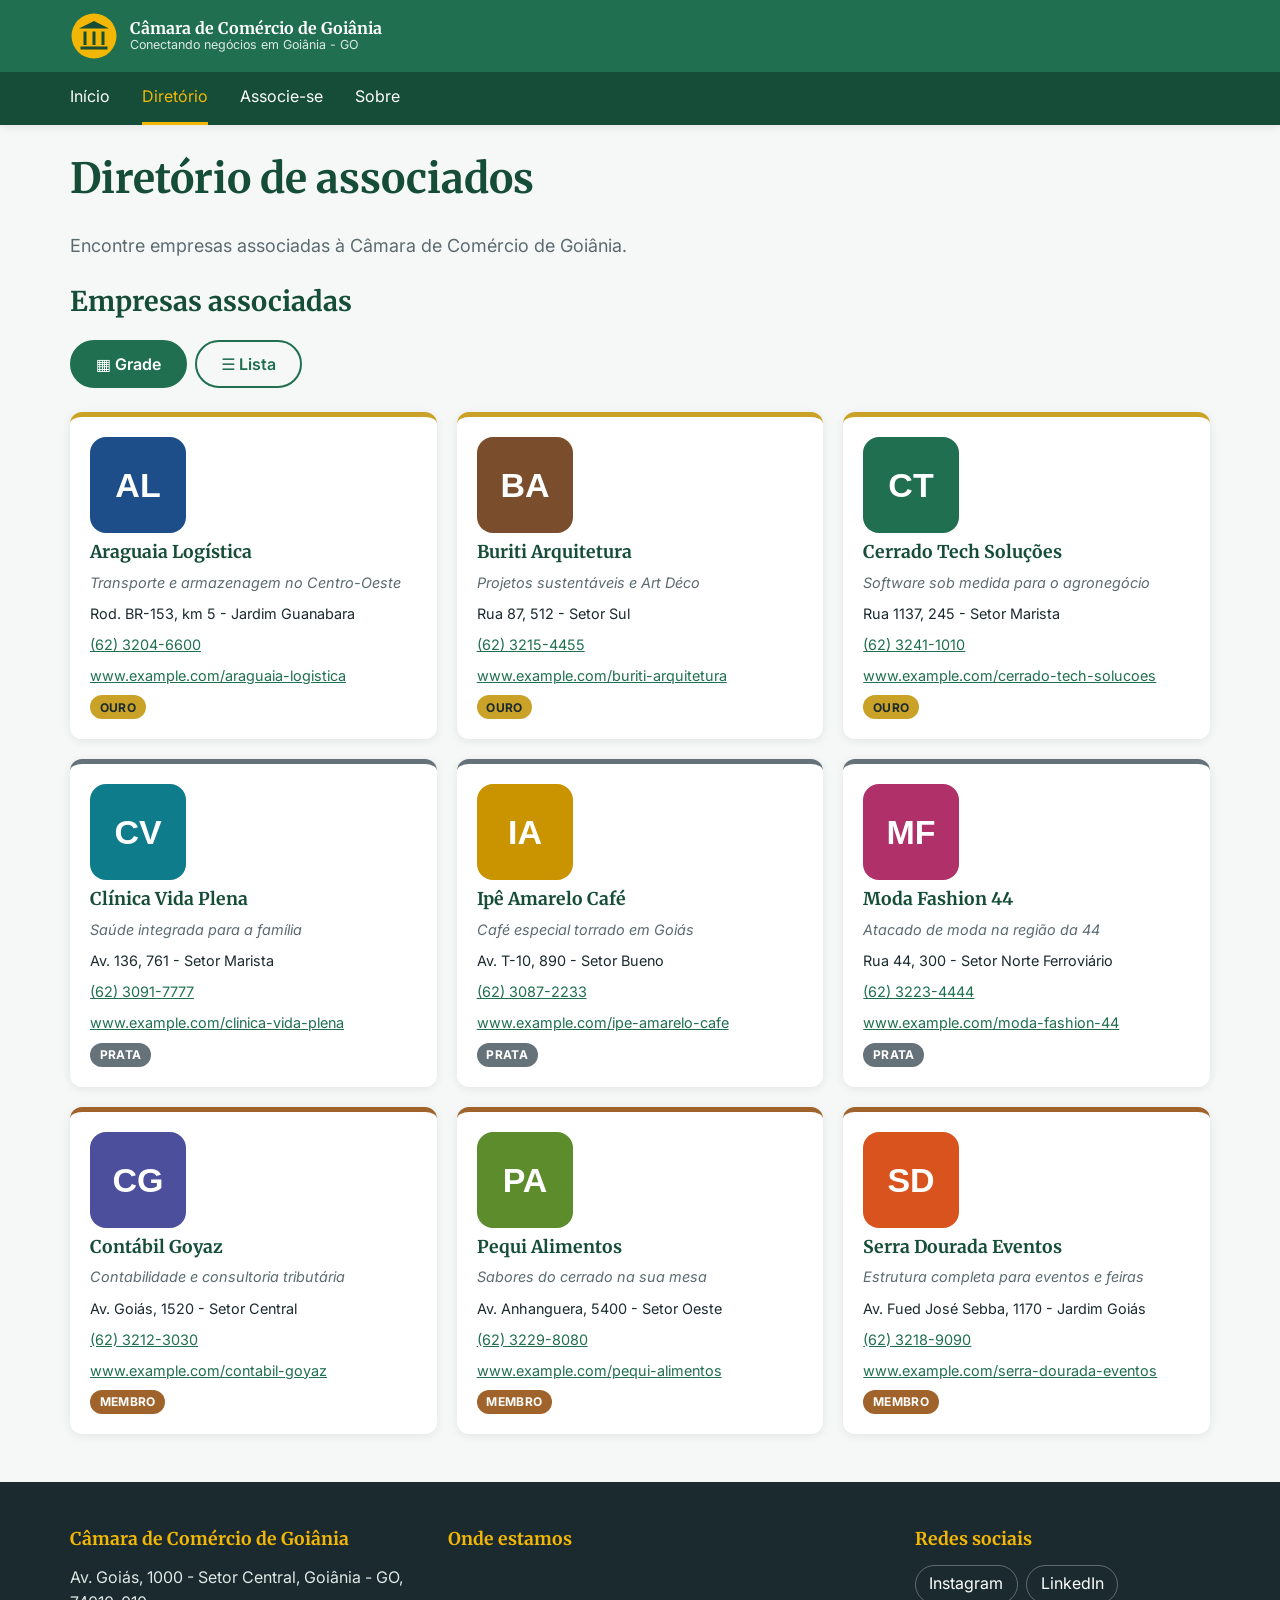
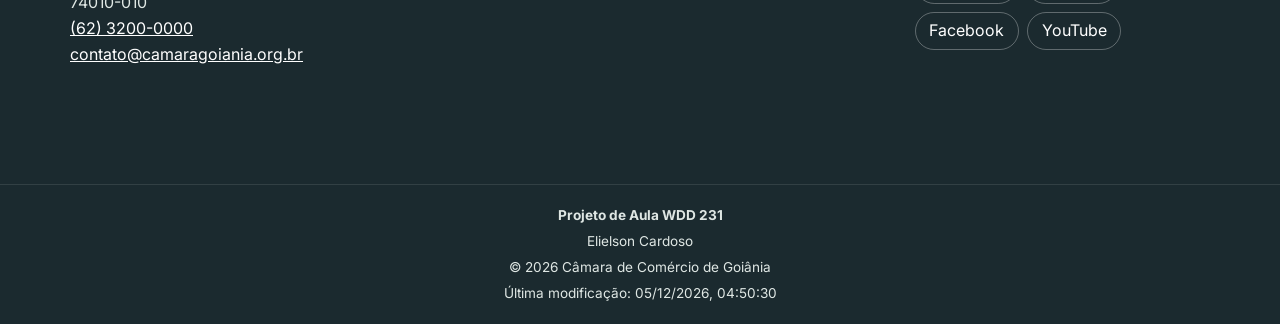
<file: camara/diretorio.html>
<!DOCTYPE html>
<html lang="pt-BR">
<head>
  <meta charset="UTF-8">
  <meta name="viewport" content="width=device-width, initial-scale=1.0">
  <title>Diretório | Câmara de Comércio de Goiânia</title>
  <meta name="description" content="Diretório de empresas associadas à Câmara de Comércio de Goiânia.">
  <meta name="author" content="Elielson Cardoso">
  <meta property="og:title" content="Diretório | Câmara de Comércio de Goiânia">
  <meta property="og:description" content="Diretório de empresas associadas à Câmara de Comércio de Goiânia.">
  <meta property="og:type" content="website">
  <meta property="og:image" content="https://elielson-cardoso.github.io/wdd231/camara/images/og-camara.png">
  <meta property="og:url" content="https://elielson-cardoso.github.io/wdd231/camara/diretorio.html">
  <link rel="icon" href="images/logo.svg" type="image/svg+xml">
  <link rel="stylesheet" href="estilos/normalize.css">
  <link rel="preconnect" href="https://fonts.googleapis.com">
  <link rel="preconnect" href="https://fonts.gstatic.com" crossorigin>
  <link href="https://fonts.googleapis.com/css2?family=Inter:wght@400;600;700&family=Merriweather:wght@700&display=swap" rel="stylesheet">
  <link rel="stylesheet" href="estilos/telas-pequenas.css">
  <link rel="stylesheet" href="estilos/telas-grandes.css">
</head>
<body data-page="directory">
  <a class="skip-link" href="#conteudo">Pular para o conteúdo</a>
  <header class="site-header">
    <div class="container header-inner">
      <a class="brand" href="index.html">
        <img src="images/logo.svg" alt="" width="48" height="48">
        <span class="brand-text">
          <strong>Câmara de Comércio de Goiânia</strong>
          <small>Conectando negócios em Goiânia - GO</small>
        </span>
      </a>
      <button id="menu-btn" class="menu-btn" aria-expanded="false" aria-controls="primary-nav" aria-label="Abrir menu">
        <span></span><span></span><span></span>
      </button>
    </div>
    <nav id="primary-nav" class="primary-nav" aria-label="Navegação principal">
      <ul class="container">
        <li><a href="index.html">Início</a></li>
        <li><a href="diretorio.html" class="active" aria-current="page">Diretório</a></li>
        <li><a href="join.html">Associe-se</a></li>
        <li><a href="discover.html">Sobre</a></li>
      </ul>
    </nav>
  </header>

  <main id="conteudo">
    <div class="container">
      <h1>Diretório de associados</h1>
      <p class="lead">Encontre empresas associadas à Câmara de Comércio de Goiânia.</p>

      <h2>Empresas associadas</h2>
      <div class="view-toggle" role="group" aria-label="Modo de visualização">
        <button type="button" class="btn btn-outline" data-view="grid" aria-pressed="true">▦ Grade</button>
        <button type="button" class="btn btn-outline" data-view="list" aria-pressed="false">☰ Lista</button>
      </div>

      <div id="members" class="members grid" aria-live="polite">
        <p class="muted">Carregando associados...</p>
      </div>
    </div>
  </main>

  <footer class="site-footer">
    <div class="container footer-grid">
      <section aria-labelledby="ft-contato">
        <h2 id="ft-contato">Câmara de Comércio de Goiânia</h2>
        <address>
          Av. Goiás, 1000 - Setor Central, Goiânia - GO, 74010-010<br>
          <a href="tel:+556232000000">(62) 3200-0000</a><br>
          <a href="mailto:contato@camaragoiania.org.br">contato@camaragoiania.org.br</a>
        </address>
      </section>
      <section aria-labelledby="ft-mapa">
        <h2 id="ft-mapa">Onde estamos</h2>
        <iframe class="map" title="Mapa da sede da Câmara" loading="lazy"
          src="https://www.openstreetmap.org/export/embed.html?bbox=-49.284800000000004%2C-16.701900000000002%2C-49.2448%2C-16.6719&amp;layer=mapnik&amp;marker=-16.6869%2C-49.2648"></iframe>
      </section>
      <section aria-labelledby="ft-social">
        <h2 id="ft-social">Redes sociais</h2>
        <ul class="social">
          <li><a href="https://www.instagram.com/" target="_blank" rel="noopener">Instagram</a></li>
          <li><a href="https://www.linkedin.com/" target="_blank" rel="noopener">LinkedIn</a></li>
          <li><a href="https://www.facebook.com/" target="_blank" rel="noopener">Facebook</a></li>
          <li><a href="https://www.youtube.com/" target="_blank" rel="noopener">YouTube</a></li>
        </ul>
      </section>
    </div>
    <div class="footer-bottom">
      <p><strong>Projeto de Aula WDD 231</strong></p>
      <p>Elielson Cardoso</p>
      <p>&copy; <span id="year"></span> Câmara de Comércio de Goiânia</p>
      <p>Última modificação: <span id="last-modified"></span></p>
    </div>
  </footer>
  <script type="module" src="scripts/main.js"></script>
  <script type="module" src="scripts/directory.js"></script>
</body>
</html>
</file>
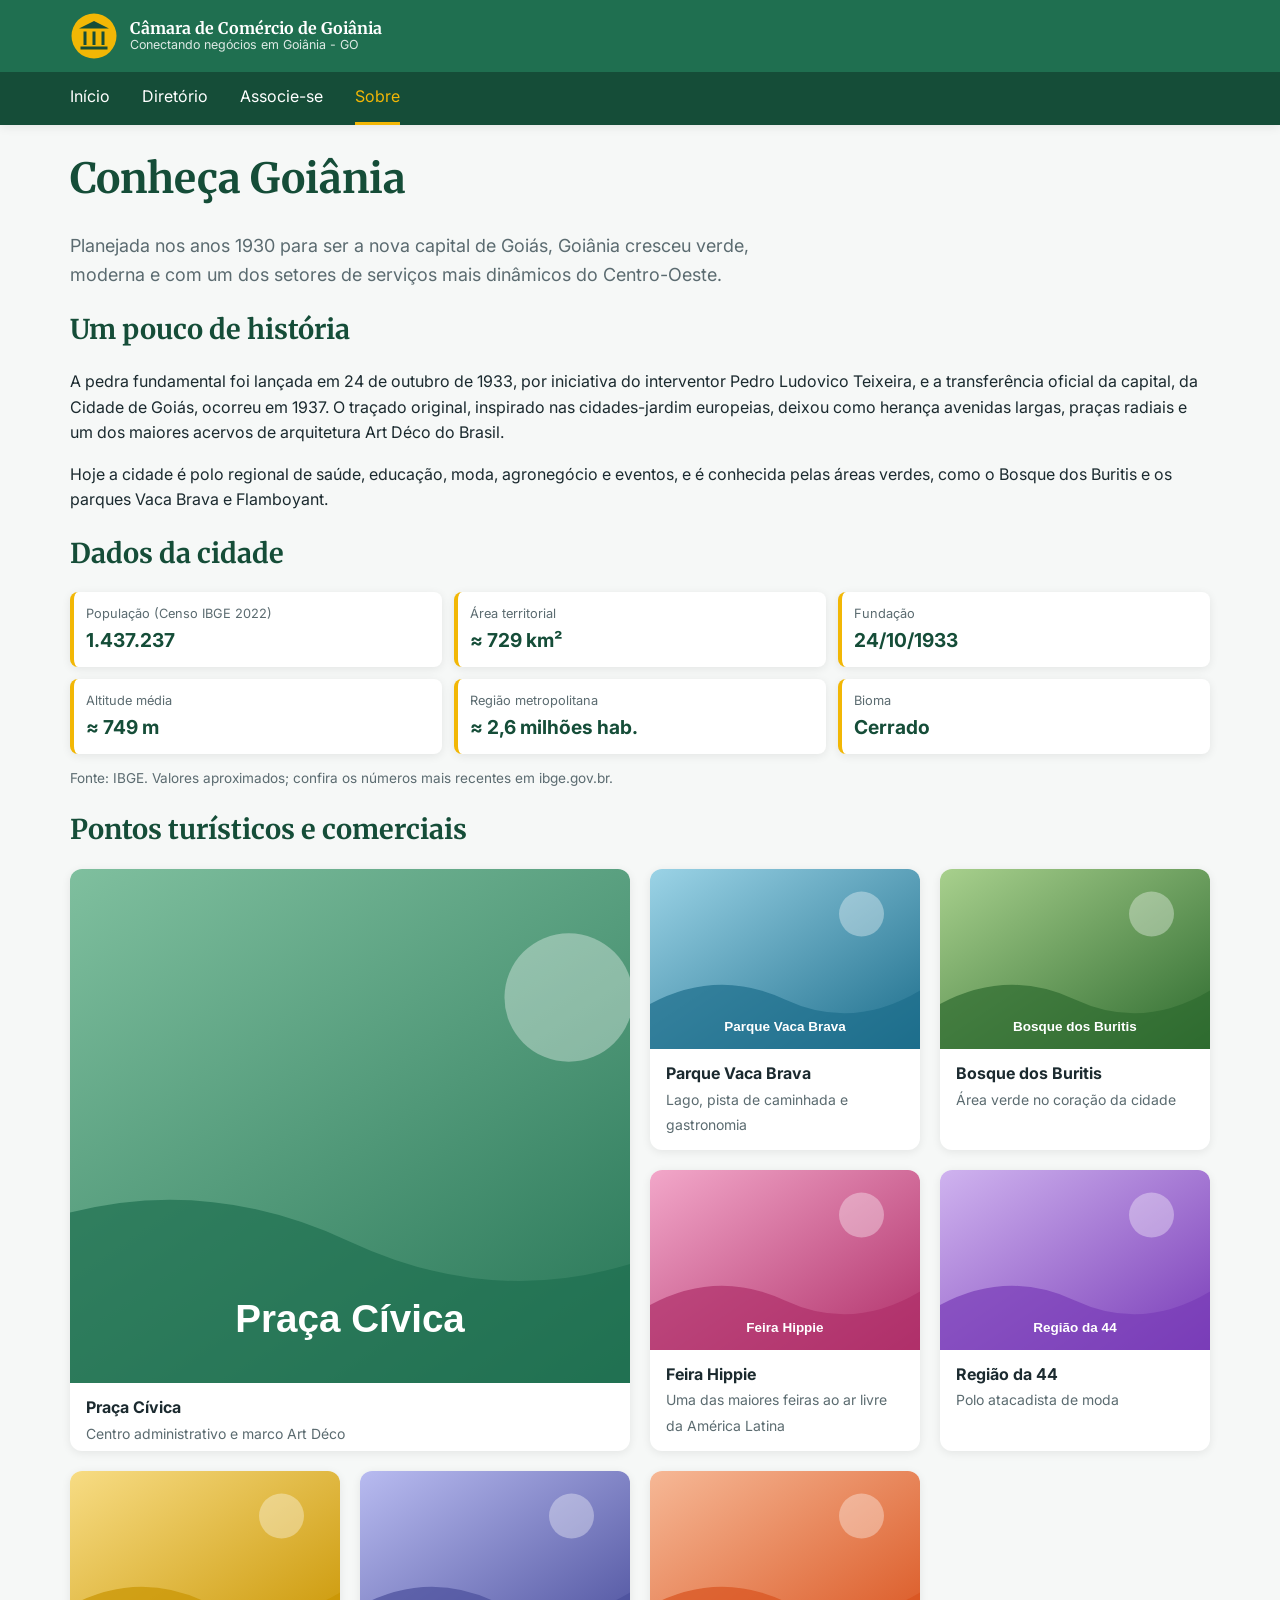
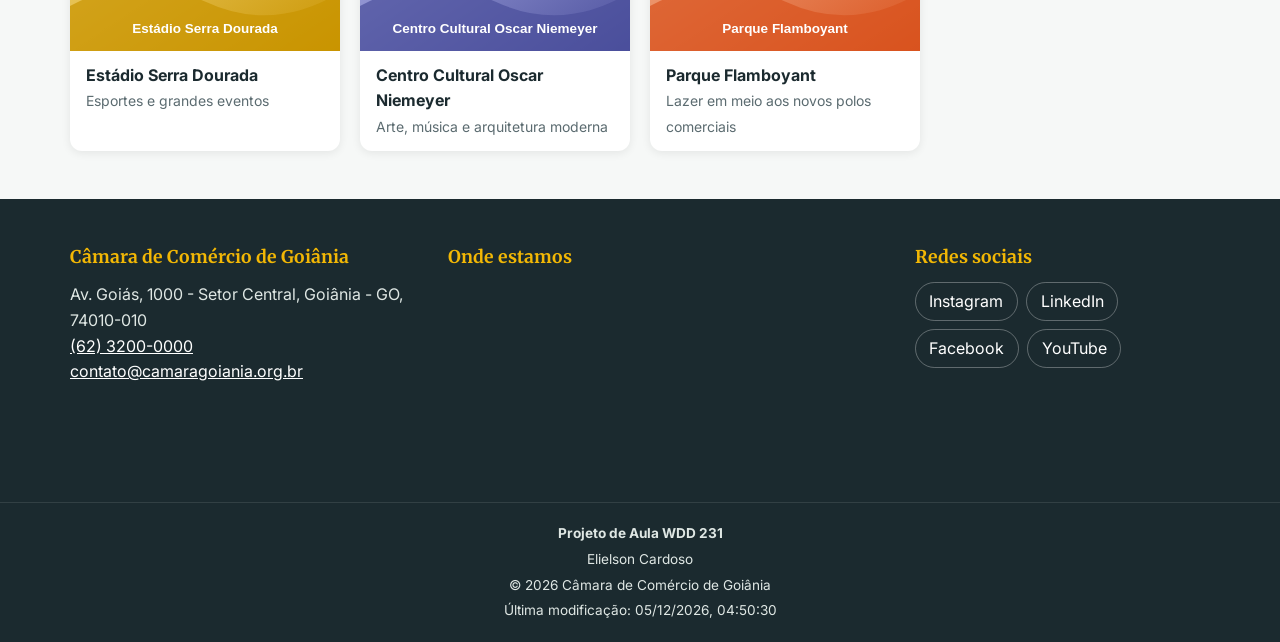
<file: camara/discover.html>
<!DOCTYPE html>
<html lang="pt-BR">
<head>
  <meta charset="UTF-8">
  <meta name="viewport" content="width=device-width, initial-scale=1.0">
  <title>Conheça a Região | Câmara de Comércio de Goiânia</title>
  <meta name="description" content="História, dados e pontos turísticos de Goiânia - GO.">
  <meta name="author" content="Elielson Cardoso">
  <link rel="icon" href="images/logo.svg" type="image/svg+xml">
  <link rel="stylesheet" href="estilos/normalize.css">
  <link rel="preconnect" href="https://fonts.googleapis.com">
  <link rel="preconnect" href="https://fonts.gstatic.com" crossorigin>
  <link href="https://fonts.googleapis.com/css2?family=Inter:wght@400;600;700&family=Merriweather:wght@700&display=swap" rel="stylesheet">
  <link rel="stylesheet" href="estilos/telas-pequenas.css">
  <link rel="stylesheet" href="estilos/telas-grandes.css">
</head>
<body data-page="discover">
  <a class="skip-link" href="#conteudo">Pular para o conteúdo</a>
  <header class="site-header">
    <div class="container header-inner">
      <a class="brand" href="index.html">
        <img src="images/logo.svg" alt="" width="48" height="48">
        <span class="brand-text">
          <strong>Câmara de Comércio de Goiânia</strong>
          <small>Conectando negócios em Goiânia - GO</small>
        </span>
      </a>
      <button id="menu-btn" class="menu-btn" aria-expanded="false" aria-controls="primary-nav" aria-label="Abrir menu">
        <span></span><span></span><span></span>
      </button>
    </div>
    <nav id="primary-nav" class="primary-nav" aria-label="Navegação principal">
      <ul class="container">
        <li><a href="index.html">Início</a></li>
        <li><a href="diretorio.html">Diretório</a></li>
        <li><a href="join.html">Associe-se</a></li>
        <li><a href="discover.html" class="active" aria-current="page">Sobre</a></li>
      </ul>
    </nav>
  </header>

  <main id="conteudo">
    <div class="container">
      <article class="discover-intro">
        <h1>Conheça Goiânia</h1>
        <p class="lead">Planejada nos anos 1930 para ser a nova capital de Goiás, Goiânia cresceu
          verde, moderna e com um dos setores de serviços mais dinâmicos do Centro-Oeste.</p>

        <section aria-labelledby="historia">
          <h2 id="historia">Um pouco de história</h2>
          <p>A pedra fundamental foi lançada em 24 de outubro de 1933, por iniciativa do interventor
            Pedro Ludovico Teixeira, e a transferência oficial da capital, da Cidade de Goiás, ocorreu em 1937.
            O traçado original, inspirado nas cidades-jardim europeias, deixou como herança avenidas largas,
            praças radiais e um dos maiores acervos de arquitetura Art Déco do Brasil.</p>
          <p>Hoje a cidade é polo regional de saúde, educação, moda, agronegócio e eventos, e é
            conhecida pelas áreas verdes, como o Bosque dos Buritis e os parques Vaca Brava e Flamboyant.</p>
        </section>

        <section aria-labelledby="dados">
          <h2 id="dados">Dados da cidade</h2>
          <dl class="stats">
            <div><dt>População (Censo IBGE 2022)</dt><dd>1.437.237</dd></div>
            <div><dt>Área territorial</dt><dd>≈ 729 km²</dd></div>
            <div><dt>Fundação</dt><dd>24/10/1933</dd></div>
            <div><dt>Altitude média</dt><dd>≈ 749 m</dd></div>
            <div><dt>Região metropolitana</dt><dd>≈ 2,6 milhões hab.</dd></div>
            <div><dt>Bioma</dt><dd>Cerrado</dd></div>
          </dl>
          <p class="muted small">Fonte: IBGE. Valores aproximados; confira os números mais recentes em ibge.gov.br.</p>
        </section>
      </article>

      <section aria-labelledby="galeria">
        <h2 id="galeria">Pontos turísticos e comerciais</h2>
        <div class="gallery">
          <figure>
            <img src="images/placeholder.svg" data-src="images/gallery/praca-civica.svg"
              alt="Praça Cívica: Centro administrativo e marco Art Déco" width="600" height="400" loading="lazy" decoding="async">
            <figcaption><strong>Praça Cívica</strong><span>Centro administrativo e marco Art Déco</span></figcaption>
          </figure>
          <figure>
            <img src="images/placeholder.svg" data-src="images/gallery/vaca-brava.svg"
              alt="Parque Vaca Brava: Lago, pista de caminhada e gastronomia" width="600" height="400" loading="lazy" decoding="async">
            <figcaption><strong>Parque Vaca Brava</strong><span>Lago, pista de caminhada e gastronomia</span></figcaption>
          </figure>
          <figure>
            <img src="images/placeholder.svg" data-src="images/gallery/bosque-buritis.svg"
              alt="Bosque dos Buritis: Área verde no coração da cidade" width="600" height="400" loading="lazy" decoding="async">
            <figcaption><strong>Bosque dos Buritis</strong><span>Área verde no coração da cidade</span></figcaption>
          </figure>
          <figure>
            <img src="images/placeholder.svg" data-src="images/gallery/feira-hippie.svg"
              alt="Feira Hippie: Uma das maiores feiras ao ar livre da América Latina" width="600" height="400" loading="lazy" decoding="async">
            <figcaption><strong>Feira Hippie</strong><span>Uma das maiores feiras ao ar livre da América Latina</span></figcaption>
          </figure>
          <figure>
            <img src="images/placeholder.svg" data-src="images/gallery/regiao-44.svg"
              alt="Região da 44: Polo atacadista de moda" width="600" height="400" loading="lazy" decoding="async">
            <figcaption><strong>Região da 44</strong><span>Polo atacadista de moda</span></figcaption>
          </figure>
          <figure>
            <img src="images/placeholder.svg" data-src="images/gallery/serra-dourada.svg"
              alt="Estádio Serra Dourada: Esportes e grandes eventos" width="600" height="400" loading="lazy" decoding="async">
            <figcaption><strong>Estádio Serra Dourada</strong><span>Esportes e grandes eventos</span></figcaption>
          </figure>
          <figure>
            <img src="images/placeholder.svg" data-src="images/gallery/oscar-niemeyer.svg"
              alt="Centro Cultural Oscar Niemeyer: Arte, música e arquitetura moderna" width="600" height="400" loading="lazy" decoding="async">
            <figcaption><strong>Centro Cultural Oscar Niemeyer</strong><span>Arte, música e arquitetura moderna</span></figcaption>
          </figure>
          <figure>
            <img src="images/placeholder.svg" data-src="images/gallery/flamboyant.svg"
              alt="Parque Flamboyant: Lazer em meio aos novos polos comerciais" width="600" height="400" loading="lazy" decoding="async">
            <figcaption><strong>Parque Flamboyant</strong><span>Lazer em meio aos novos polos comerciais</span></figcaption>
          </figure>
        </div>
      </section>
    </div>
  </main>

  <footer class="site-footer">
    <div class="container footer-grid">
      <section aria-labelledby="ft-contato">
        <h2 id="ft-contato">Câmara de Comércio de Goiânia</h2>
        <address>
          Av. Goiás, 1000 - Setor Central, Goiânia - GO, 74010-010<br>
          <a href="tel:+556232000000">(62) 3200-0000</a><br>
          <a href="mailto:contato@camaragoiania.org.br">contato@camaragoiania.org.br</a>
        </address>
      </section>
      <section aria-labelledby="ft-mapa">
        <h2 id="ft-mapa">Onde estamos</h2>
        <iframe class="map" title="Mapa da sede da Câmara" loading="lazy"
          src="https://www.openstreetmap.org/export/embed.html?bbox=-49.284800000000004%2C-16.701900000000002%2C-49.2448%2C-16.6719&amp;layer=mapnik&amp;marker=-16.6869%2C-49.2648"></iframe>
      </section>
      <section aria-labelledby="ft-social">
        <h2 id="ft-social">Redes sociais</h2>
        <ul class="social">
          <li><a href="https://www.instagram.com/" target="_blank" rel="noopener">Instagram</a></li>
          <li><a href="https://www.linkedin.com/" target="_blank" rel="noopener">LinkedIn</a></li>
          <li><a href="https://www.facebook.com/" target="_blank" rel="noopener">Facebook</a></li>
          <li><a href="https://www.youtube.com/" target="_blank" rel="noopener">YouTube</a></li>
        </ul>
      </section>
    </div>
    <div class="footer-bottom">
      <p><strong>Projeto de Aula WDD 231</strong></p>
      <p>Elielson Cardoso</p>
      <p>&copy; <span id="year"></span> Câmara de Comércio de Goiânia</p>
      <p>Última modificação: <span id="last-modified"></span></p>
    </div>
  </footer>
  <script type="module" src="scripts/main.js"></script>
</body>
</html>
</file>
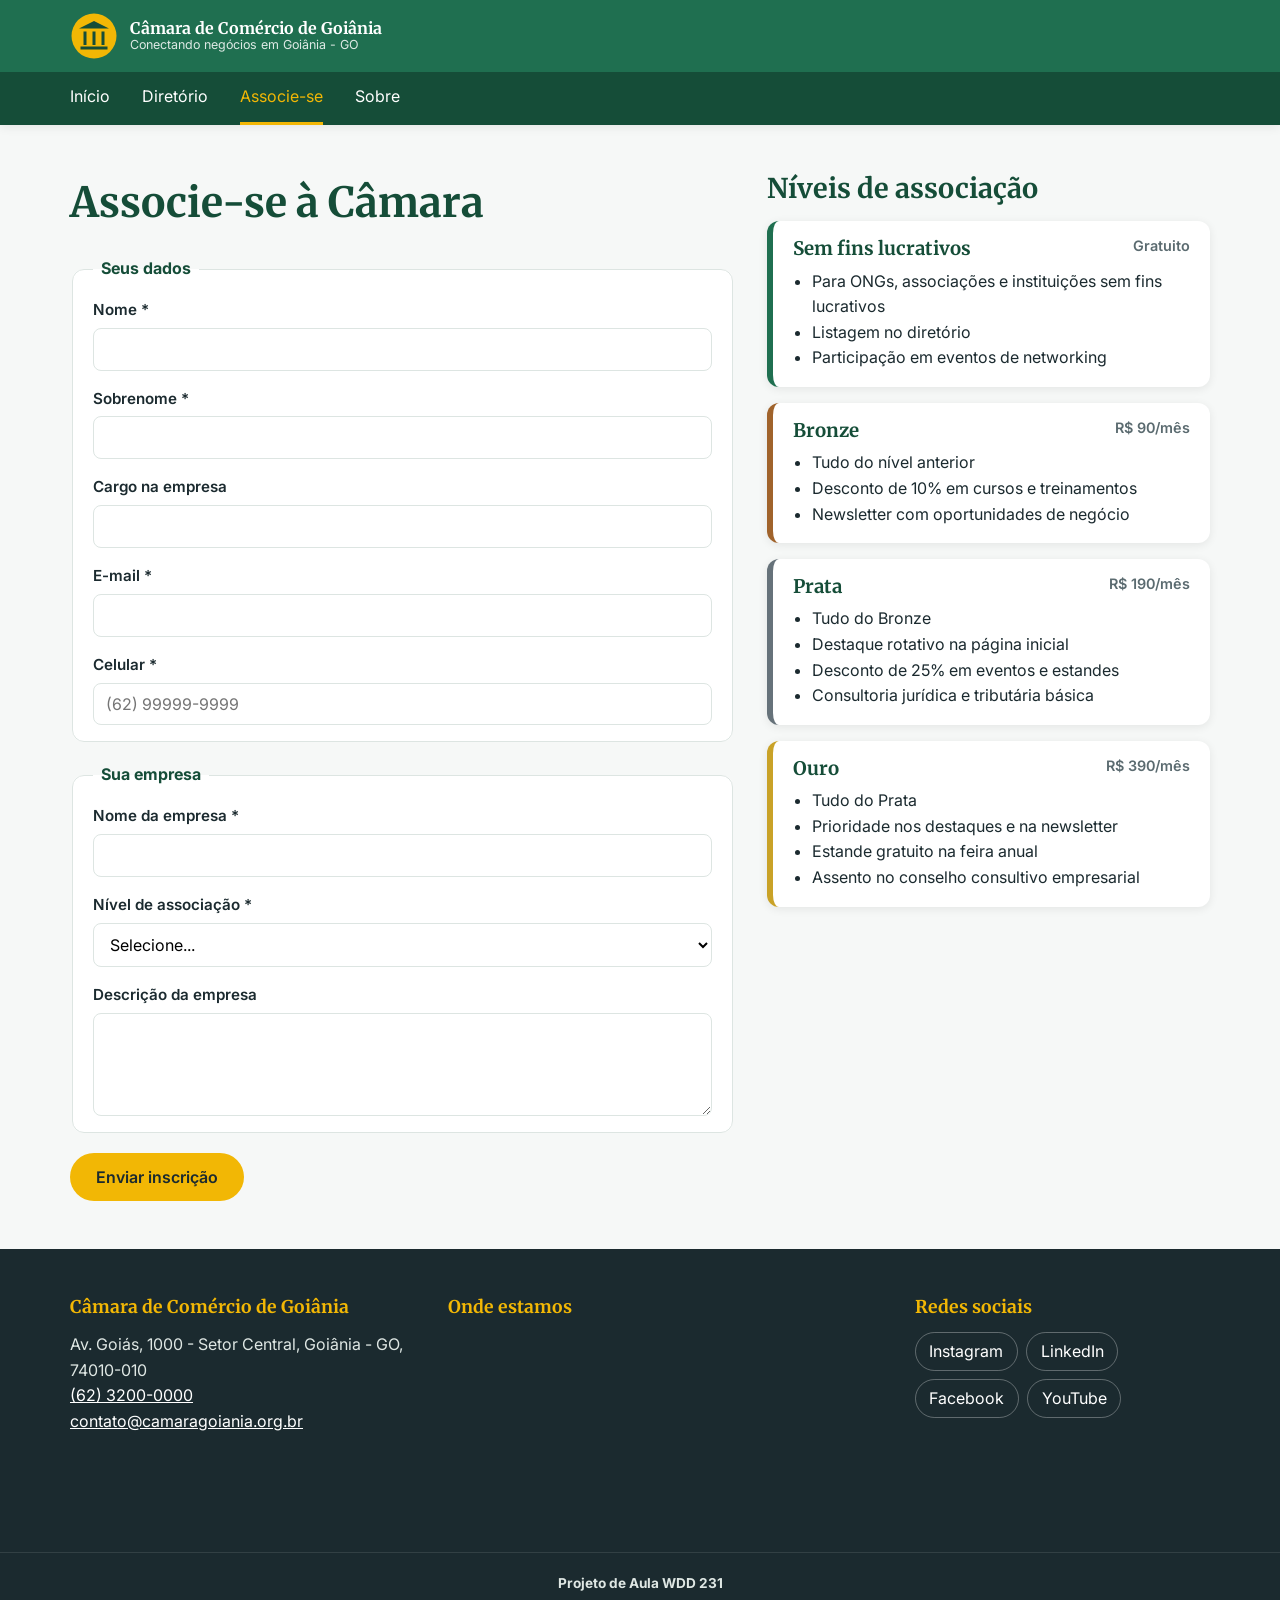
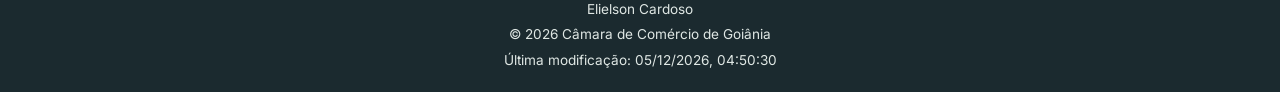
<file: camara/join.html>
<!DOCTYPE html>
<html lang="pt-BR">
<head>
  <meta charset="UTF-8">
  <meta name="viewport" content="width=device-width, initial-scale=1.0">
  <title>Associe-se | Câmara de Comércio de Goiânia</title>
  <meta name="description" content="Associe sua empresa à Câmara de Comércio de Goiânia.">
  <meta name="author" content="Elielson Cardoso">
  <link rel="icon" href="images/logo.svg" type="image/svg+xml">
  <link rel="stylesheet" href="estilos/normalize.css">
  <link rel="preconnect" href="https://fonts.googleapis.com">
  <link rel="preconnect" href="https://fonts.gstatic.com" crossorigin>
  <link href="https://fonts.googleapis.com/css2?family=Inter:wght@400;600;700&family=Merriweather:wght@700&display=swap" rel="stylesheet">
  <link rel="stylesheet" href="estilos/telas-pequenas.css">
  <link rel="stylesheet" href="estilos/telas-grandes.css">
</head>
<body data-page="join">
  <a class="skip-link" href="#conteudo">Pular para o conteúdo</a>
  <header class="site-header">
    <div class="container header-inner">
      <a class="brand" href="index.html">
        <img src="images/logo.svg" alt="" width="48" height="48">
        <span class="brand-text">
          <strong>Câmara de Comércio de Goiânia</strong>
          <small>Conectando negócios em Goiânia - GO</small>
        </span>
      </a>
      <button id="menu-btn" class="menu-btn" aria-expanded="false" aria-controls="primary-nav" aria-label="Abrir menu">
        <span></span><span></span><span></span>
      </button>
    </div>
    <nav id="primary-nav" class="primary-nav" aria-label="Navegação principal">
      <ul class="container">
        <li><a href="index.html">Início</a></li>
        <li><a href="diretorio.html">Diretório</a></li>
        <li><a href="join.html" class="active" aria-current="page">Associe-se</a></li>
        <li><a href="discover.html">Sobre</a></li>
      </ul>
    </nav>
  </header>

  <main id="conteudo">
    <div class="container join-layout">
      <section id="confirmation" class="card confirmation" hidden aria-live="polite"></section>

      <section class="join-form-wrap" aria-labelledby="form-title">
        <h1 id="form-title">Associe-se à Câmara</h1>
        <form id="join-form" class="join-form" action="join.html" method="get">
          <input type="hidden" id="timestamp" name="timestamp">

          <fieldset>
            <legend>Seus dados</legend>
            <label>Nome *
              <input type="text" name="nome" autocomplete="given-name" required>
            </label>
            <label>Sobrenome *
              <input type="text" name="sobrenome" autocomplete="family-name" required>
            </label>
            <label>Cargo na empresa
              <input type="text" name="cargo" autocomplete="organization-title"
                pattern="[A-Za-zÀ-ÿ\s\-]{7,}" title="Mínimo de 7 letras; apenas letras, espaços e hífen">
            </label>
            <label>E-mail *
              <input type="email" name="email" autocomplete="email" required>
            </label>
            <label>Celular *
              <input type="tel" name="celular" autocomplete="tel" placeholder="(62) 99999-9999"
                pattern="\(?\d{2}\)?\s?9?\d{4}-?\d{4}" title="Ex.: (62) 99999-9999" required>
            </label>
          </fieldset>

          <fieldset>
            <legend>Sua empresa</legend>
            <label>Nome da empresa *
              <input type="text" name="empresa" autocomplete="organization" required>
            </label>
            <label>Nível de associação *
              <select name="nivel" required>
                <option value="" disabled selected>Selecione...</option>
                <option value="np">Sem fins lucrativos</option>
                <option value="bronze">Bronze</option>
                <option value="prata">Prata</option>
                <option value="ouro">Ouro</option>
              </select>
            </label>
            <label>Descrição da empresa
              <textarea name="descricao" rows="4" maxlength="500"></textarea>
            </label>
          </fieldset>

          <button type="submit" class="btn btn-accent">Enviar inscrição</button>
        </form>
      </section>

      <section class="levels" aria-labelledby="levels-title">
        <h2 id="levels-title">Níveis de associação</h2>
        <article class="level-card np">
          <h3>Sem fins lucrativos <span class="price">Gratuito</span></h3>
          <ul>
            <li>Para ONGs, associações e instituições sem fins lucrativos</li>
            <li>Listagem no diretório</li>
            <li>Participação em eventos de networking</li>
          </ul>
        </article>
        <article class="level-card bronze">
          <h3>Bronze <span class="price">R$ 90/mês</span></h3>
          <ul>
            <li>Tudo do nível anterior</li>
            <li>Desconto de 10% em cursos e treinamentos</li>
            <li>Newsletter com oportunidades de negócio</li>
          </ul>
        </article>
        <article class="level-card prata">
          <h3>Prata <span class="price">R$ 190/mês</span></h3>
          <ul>
            <li>Tudo do Bronze</li>
            <li>Destaque rotativo na página inicial</li>
            <li>Desconto de 25% em eventos e estandes</li>
            <li>Consultoria jurídica e tributária básica</li>
          </ul>
        </article>
        <article class="level-card ouro">
          <h3>Ouro <span class="price">R$ 390/mês</span></h3>
          <ul>
            <li>Tudo do Prata</li>
            <li>Prioridade nos destaques e na newsletter</li>
            <li>Estande gratuito na feira anual</li>
            <li>Assento no conselho consultivo empresarial</li>
          </ul>
        </article>
      </section>
    </div>
  </main>

  <footer class="site-footer">
    <div class="container footer-grid">
      <section aria-labelledby="ft-contato">
        <h2 id="ft-contato">Câmara de Comércio de Goiânia</h2>
        <address>
          Av. Goiás, 1000 - Setor Central, Goiânia - GO, 74010-010<br>
          <a href="tel:+556232000000">(62) 3200-0000</a><br>
          <a href="mailto:contato@camaragoiania.org.br">contato@camaragoiania.org.br</a>
        </address>
      </section>
      <section aria-labelledby="ft-mapa">
        <h2 id="ft-mapa">Onde estamos</h2>
        <iframe class="map" title="Mapa da sede da Câmara" loading="lazy"
          src="https://www.openstreetmap.org/export/embed.html?bbox=-49.284800000000004%2C-16.701900000000002%2C-49.2448%2C-16.6719&amp;layer=mapnik&amp;marker=-16.6869%2C-49.2648"></iframe>
      </section>
      <section aria-labelledby="ft-social">
        <h2 id="ft-social">Redes sociais</h2>
        <ul class="social">
          <li><a href="https://www.instagram.com/" target="_blank" rel="noopener">Instagram</a></li>
          <li><a href="https://www.linkedin.com/" target="_blank" rel="noopener">LinkedIn</a></li>
          <li><a href="https://www.facebook.com/" target="_blank" rel="noopener">Facebook</a></li>
          <li><a href="https://www.youtube.com/" target="_blank" rel="noopener">YouTube</a></li>
        </ul>
      </section>
    </div>
    <div class="footer-bottom">
      <p><strong>Projeto de Aula WDD 231</strong></p>
      <p>Elielson Cardoso</p>
      <p>&copy; <span id="year"></span> Câmara de Comércio de Goiânia</p>
      <p>Última modificação: <span id="last-modified"></span></p>
    </div>
  </footer>
  <script type="module" src="scripts/main.js"></script>
</body>
</html>
</file>
<file: estilos/telas-pequenas.css>
/* ============================================================
   Telas pequenas (320px+) — estilos base, mobile-first
   ============================================================ */
:root {
  --cor-primaria: #14325c;      /* azul-marinho */
  --cor-primaria-clara: #1f4a85;
  --cor-destaque: #f0a500;      /* âmbar */
  --cor-texto: #1e2430;
  --cor-texto-suave: #5a6375;
  --cor-fundo: #f4f6fa;
  --cor-superficie: #ffffff;
  --cor-borda: #d6dce6;
  --cor-concluido: #1f7a4d;

  --fonte-titulo: "Poppins", system-ui, sans-serif;
  --fonte-texto: "Open Sans", system-ui, sans-serif;

  --raio: 12px;
  --sombra: 0 2px 10px rgb(20 50 92 / 0.08);
  --espaco: 1rem;
}

body {
  display: flex;
  flex-direction: column;
  font-family: var(--fonte-texto);
  color: var(--cor-texto);
  background: var(--cor-fundo);
}

h1,
h2,
h3 {
  font-family: var(--fonte-titulo);
  line-height: 1.25;
  color: var(--cor-primaria);
}

h1 { font-size: 1.6rem; }
h2 { font-size: 1.35rem; margin-bottom: 0.75rem; }
h3 { font-size: 1.1rem; }

a { color: var(--cor-primaria-clara); }

:focus-visible {
  outline: 3px solid var(--cor-destaque);
  outline-offset: 2px;
}

.container {
  width: min(1100px, 100% - 2rem);
  margin-inline: auto;
}

.pular-conteudo {
  position: absolute;
  top: -100px;
  left: 1rem;
  z-index: 100;
  padding: 0.5rem 1rem;
  border-radius: var(--raio);
  background: var(--cor-destaque);
  color: var(--cor-primaria);
}

.pular-conteudo:focus { top: 1rem; }

/* ---------- Cabeçalho ---------- */
.cabecalho {
  position: sticky;
  top: 0;
  z-index: 50;
  background: var(--cor-primaria);
  box-shadow: var(--sombra);
}

.cabecalho-interno {
  display: flex;
  align-items: center;
  justify-content: space-between;
  padding-block: 0.75rem;
}

.marca {
  display: flex;
  align-items: center;
  gap: 0.75rem;
  color: #fff;
  text-decoration: none;
}

.marca-texto {
  display: flex;
  flex-direction: column;
  line-height: 1.2;
}

.marca-texto strong { font-family: var(--fonte-titulo); }
.marca-texto small { font-size: 0.8rem; opacity: 0.85; }

.botao-menu {
  display: flex;
  flex-direction: column;
  justify-content: center;
  gap: 6px;
  width: 44px;
  height: 44px;
  padding: 8px;
  border: 0;
  background: none;
}

.botao-menu span {
  height: 3px;
  border-radius: 2px;
  background: #fff;
  transition: transform 0.25s, opacity 0.25s;
}

.botao-menu[aria-expanded="true"] span:nth-child(1) { transform: translateY(9px) rotate(45deg); }
.botao-menu[aria-expanded="true"] span:nth-child(2) { opacity: 0; }
.botao-menu[aria-expanded="true"] span:nth-child(3) { transform: translateY(-9px) rotate(-45deg); }

.menu {
  display: none;
  background: var(--cor-primaria-clara);
}

.menu.aberto { display: block; }

.menu a,
.menu .em-breve {
  display: block;
  padding: 0.85rem 0;
  border-bottom: 1px solid rgb(255 255 255 / 0.12);
  color: #fff;
  text-decoration: none;
}

.menu a:hover,
.menu a.ativo { color: var(--cor-destaque); }

.menu .em-breve { opacity: 0.6; cursor: default; }

/* ---------- Conteúdo ---------- */
main {
  flex: 1;
  display: grid;
  gap: 2rem;
  padding-block: 1.5rem 3rem;
}

.apresentacao {
  display: flex;
  flex-direction: column;
  align-items: center;
  gap: var(--espaco);
  text-align: center;
}

.apresentacao p + p { margin-top: 0.5rem; }

.foto-perfil {
  width: 140px;
  height: 140px;
  border: 4px solid var(--cor-destaque);
  border-radius: 50%;
}

.cartoes-info {
  display: grid;
  gap: var(--espaco);
}

.cartao-info {
  padding: 1.25rem;
  border-top: 4px solid var(--cor-destaque);
  border-radius: var(--raio);
  background: var(--cor-superficie);
  box-shadow: var(--sombra);
}

.cartao-info h3 { margin-bottom: 0.5rem; }
.cartao-info ul { padding-left: 1.1rem; }

/* ---------- Certificado: filtros ---------- */
.filtros {
  display: flex;
  flex-wrap: wrap;
  gap: 0.5rem;
  margin-block: 1rem;
}

.botao-filtro {
  flex: 1;
  min-width: 80px;
  padding: 0.6rem 1rem;
  border: 2px solid var(--cor-primaria);
  border-radius: 999px;
  background: var(--cor-superficie);
  color: var(--cor-primaria);
  font-family: var(--fonte-titulo);
  font-weight: 600;
  transition: background 0.2s, color 0.2s;
}

.botao-filtro:hover { background: #e6ecf5; }

.botao-filtro[aria-pressed="true"] {
  background: var(--cor-primaria);
  color: #fff;
}

/* ---------- Certificado: cartões de curso ---------- */
.cursos {
  display: grid;
  grid-template-columns: repeat(auto-fill, minmax(130px, 1fr));
  gap: 0.75rem;
}

.cartao-curso {
  display: flex;
  flex-direction: column;
  gap: 0.25rem;
  padding: 0.9rem;
  border-radius: var(--raio);
  font-size: 0.9rem;
}

.cartao-curso h3 { font-size: 1.05rem; color: inherit; }
.cartao-curso .titulo-curso { flex: 1; }

.cartao-curso .status {
  align-self: flex-start;
  padding: 0.1rem 0.6rem;
  border-radius: 999px;
  font-size: 0.75rem;
  font-weight: 600;
}

/* Concluído: preenchido, com ✓ */
.cartao-curso.concluido {
  background: var(--cor-primaria);
  color: #fff;
  box-shadow: var(--sombra);
}

.cartao-curso.concluido .status {
  background: var(--cor-concluido);
  color: #fff;
}

/* Pendente: contorno tracejado, fundo claro */
.cartao-curso.pendente {
  border: 2px dashed var(--cor-primaria);
  background: var(--cor-superficie);
  color: var(--cor-primaria);
}

.cartao-curso.pendente .status {
  background: #fff4d6;
  color: #7a5200;
}

.total-creditos {
  margin-top: 1rem;
  font-size: 1.05rem;
}

.creditos-concluidos { color: var(--cor-texto-suave); }

/* ---------- Rodapé ---------- */
.rodape {
  background: var(--cor-primaria);
  color: #e3e9f3;
  font-size: 0.9rem;
}

.rodape-interno {
  display: flex;
  flex-direction: column;
  align-items: center;
  gap: 0.5rem;
  padding-block: 1.5rem;
  text-align: center;
}

.redes-sociais {
  display: flex;
  gap: 1rem;
  margin-bottom: 0.5rem;
}

.redes-sociais a {
  display: flex;
  align-items: center;
  gap: 0.4rem;
  color: #fff;
  text-decoration: none;
}

.redes-sociais a:hover { color: var(--cor-destaque); }
</file>
<file: estilos/telas-grandes.css>
/* ============================================================
   Telas grandes — ajustes aplicados por media queries
   ============================================================ */

/* Tablet (≥ 640px) */
@media (min-width: 640px) {
  h1 { font-size: 2rem; }

  .apresentacao {
    flex-direction: row;
    align-items: center;
    text-align: left;
  }

  .foto-perfil {
    flex-shrink: 0;
    width: 160px;
    height: 160px;
  }

  .cartoes-info { grid-template-columns: repeat(2, 1fr); }

  .botao-filtro { flex: 0 0 auto; }

  .cursos { grid-template-columns: repeat(3, 1fr); }
}

/* Desktop (≥ 1024px) */
@media (min-width: 1024px) {
  .botao-menu { display: none; }

  .menu {
    display: block;
    background: transparent;
  }

  .cabecalho {
    display: flex;
    align-items: center;
    justify-content: space-between;
    padding-inline: max(1rem, (100% - 1100px) / 2);
  }

  .cabecalho .container { width: auto; margin: 0; }

  .menu ul {
    display: flex;
    gap: 2rem;
  }

  .menu a,
  .menu .em-breve {
    padding: 0.4rem 0;
    border-bottom: 3px solid transparent;
  }

  .menu a.ativo { border-bottom-color: var(--cor-destaque); }

  main { padding-block: 2.5rem 4rem; gap: 3rem; }

  .cartoes-info { grid-template-columns: repeat(3, 1fr); }

  .certificado {
    padding: 2rem;
    border-radius: var(--raio);
    background: var(--cor-superficie);
    box-shadow: var(--sombra);
  }

  .cartao-curso { transition: transform 0.2s; }
  .cartao-curso:hover { transform: translateY(-3px); }

  .rodape-interno {
    flex-direction: row;
    flex-wrap: wrap;
    justify-content: space-between;
    text-align: left;
  }

  .redes-sociais { margin-bottom: 0; }
}
</file>
<file: camara-comercio/styles/styles.css>
/* ============================================================
   Câmara de Comércio - estilos (mobile-first)
   ============================================================ */
:root {
  --primary: #1f6f50;        /* verde cerrado */
  --primary-dark: #154d38;
  --accent: #f2b705;         /* amarelo ipê */
  --accent-dark: #c99400;
  --ink: #1b2a2f;
  --muted: #5b6b70;
  --bg: #f6f8f7;
  --surface: #ffffff;
  --border: #dde5e2;
  --bronze: #a0632b;
  --prata: #8a949b;
  --ouro: #c9a227;
  --radius: 12px;
  --shadow: 0 2px 10px rgb(0 0 0 / 0.08);
  --font-body: "Inter", system-ui, -apple-system, "Segoe UI", sans-serif;
  --font-head: "Merriweather", Georgia, serif;
  --gap: 1.25rem;
}

*, *::before, *::after { box-sizing: border-box; }
html { scroll-behavior: smooth; }
body {
  margin: 0;
  font-family: var(--font-body);
  line-height: 1.6;
  color: var(--ink);
  background: var(--bg);
  display: flex;
  flex-direction: column;
  min-height: 100vh;
}
main { flex: 1; padding-bottom: 3rem; }
img { max-width: 100%; height: auto; display: block; }
h1, h2, h3 { font-family: var(--font-head); line-height: 1.25; color: var(--primary-dark); }
h1 { font-size: clamp(1.75rem, 5vw, 2.6rem); }
h2 { font-size: clamp(1.3rem, 3.5vw, 1.7rem); }
a { color: var(--primary); }
a:hover { color: var(--primary-dark); }
:focus-visible { outline: 3px solid var(--accent); outline-offset: 2px; }

.container { width: min(1140px, 100% - 2rem); margin-inline: auto; }
.muted { color: var(--muted); }
.small { font-size: .85rem; }
.lead { font-size: 1.125rem; color: var(--muted); max-width: 65ch; }

.skip-link {
  position: absolute; left: 1rem; top: -100px;
  background: var(--accent); color: var(--ink);
  padding: .5rem 1rem; border-radius: var(--radius); z-index: 100;
}
.skip-link:focus { top: 1rem; }

/* ---------- Botões ---------- */
.btn {
  display: inline-block; cursor: pointer;
  font: 600 1rem var(--font-body);
  padding: .75rem 1.5rem; border-radius: 999px;
  border: 2px solid transparent; text-decoration: none;
  transition: background .2s, color .2s, transform .2s;
}
.btn:hover { transform: translateY(-1px); }
.btn-accent { background: var(--accent); color: var(--ink); }
.btn-accent:hover { background: var(--accent-dark); color: var(--ink); }
.btn-outline { background: transparent; border-color: var(--primary); color: var(--primary); }
.btn-outline[aria-pressed="true"] { background: var(--primary); color: #fff; }

/* ---------- Cabeçalho ---------- */
.site-header { background: var(--primary); color: #fff; position: sticky; top: 0; z-index: 50; box-shadow: var(--shadow); }
.header-inner { display: flex; align-items: center; justify-content: space-between; padding-block: .75rem; }
.brand { display: flex; align-items: center; gap: .75rem; color: #fff; text-decoration: none; }
.brand:hover { color: #fff; }
.brand-text { display: flex; flex-direction: column; line-height: 1.2; }
.brand-text strong { font-family: var(--font-head); font-size: 1rem; }
.brand-text small { opacity: .85; font-size: .78rem; }

.menu-btn {
  width: 44px; height: 44px; background: none; border: 0; cursor: pointer;
  display: flex; flex-direction: column; justify-content: center; gap: 6px; padding: 8px;
}
.menu-btn span { display: block; height: 3px; background: #fff; border-radius: 2px; transition: transform .25s, opacity .25s; }
.menu-btn[aria-expanded="true"] span:nth-child(1) { transform: translateY(9px) rotate(45deg); }
.menu-btn[aria-expanded="true"] span:nth-child(2) { opacity: 0; }
.menu-btn[aria-expanded="true"] span:nth-child(3) { transform: translateY(-9px) rotate(-45deg); }

.primary-nav { display: none; background: var(--primary-dark); }
.primary-nav.open { display: block; }
.primary-nav ul { list-style: none; margin: 0 auto; padding: 0; }
.primary-nav a {
  display: block; padding: .85rem 0; color: #fff; text-decoration: none;
  border-bottom: 1px solid rgb(255 255 255 / .1);
}
.primary-nav a:hover, .primary-nav a.active { color: var(--accent); }

/* ---------- Hero ---------- */
.hero { position: relative; overflow: hidden; background: var(--primary-dark); }
.hero img { width: 100%; height: 340px; object-fit: cover; }
.hero-content {
  position: absolute; inset: auto 0 0 0; padding-block: 1.5rem;
  color: #fff; text-shadow: 0 2px 8px rgb(0 0 0 / .5);
}
.hero-content h1 { color: #fff; margin: 0 0 .5rem; }
.hero-content p { margin: 0 0 1rem; max-width: 45ch; }

/* ---------- Cards / Home ---------- */
.card { background: var(--surface); border-radius: var(--radius); padding: var(--gap); box-shadow: var(--shadow); }
.card h2 { margin-top: 0; }
.home-grid { display: grid; gap: var(--gap); margin-top: 2rem; }

.weather { display: grid; gap: 1rem; }
.weather-now { display: flex; align-items: center; gap: 1rem; }
.weather-icon { font-size: 3rem; line-height: 1; }
.weather-temp { font-size: 2.5rem; font-weight: 700; color: var(--primary-dark); }
.weather-meta { margin: 0; color: var(--muted); font-size: .9rem; }
.forecast { display: grid; grid-template-columns: repeat(3, 1fr); gap: .5rem; list-style: none; padding: 0; margin: 0; }
.forecast li { background: var(--bg); border-radius: 8px; padding: .5rem; text-align: center; font-size: .9rem; }
.forecast strong { display: block; }

.events { list-style: none; padding: 0; margin: 0; display: grid; gap: .75rem; }
.events li { display: flex; gap: .75rem; align-items: flex-start; }
.event-date {
  flex: 0 0 56px; text-align: center; background: var(--primary); color: #fff;
  border-radius: 8px; padding: .35rem 0; line-height: 1.1;
}
.event-date span { display: block; font-size: 1.4rem; font-weight: 700; }
.event-date small { text-transform: uppercase; font-size: .7rem; }
.events h3 { margin: 0; font-size: 1rem; font-family: var(--font-body); color: var(--ink); }
.events p { margin: 0; font-size: .875rem; color: var(--muted); }

.spot-grid { display: grid; gap: var(--gap); }
.member-card {
  background: var(--surface); border-radius: var(--radius); box-shadow: var(--shadow);
  padding: var(--gap); display: flex; flex-direction: column; gap: .5rem;
  border-top: 5px solid var(--border);
}
.member-card.level-1 { border-top-color: var(--bronze); }
.member-card.level-2 { border-top-color: var(--prata); }
.member-card.level-3 { border-top-color: var(--ouro); }
.member-card img { width: 96px; height: 96px; border-radius: 12px; }
.member-card h3 { margin: 0; font-size: 1.1rem; }
.member-card p { margin: 0; font-size: .9rem; }
.member-card .tagline { font-style: italic; color: var(--muted); }
.badge {
  align-self: flex-start; font-size: .75rem; font-weight: 700; text-transform: uppercase;
  padding: .15rem .6rem; border-radius: 999px; color: #fff; letter-spacing: .03em;
}
.badge.level-1 { background: var(--bronze); }
.badge.level-2 { background: var(--prata); }
.badge.level-3 { background: var(--ouro); color: var(--ink); }

/* ---------- Discover ---------- */
.stats { display: grid; grid-template-columns: repeat(2, 1fr); gap: .75rem; margin: 0; }
.stats div { background: var(--surface); border-left: 4px solid var(--accent); border-radius: 8px; padding: .75rem; box-shadow: var(--shadow); }
.stats dt { font-size: .8rem; color: var(--muted); }
.stats dd { margin: 0; font-size: 1.2rem; font-weight: 700; color: var(--primary-dark); }

.gallery { display: grid; gap: var(--gap); grid-template-columns: 1fr; }
.gallery figure { margin: 0; background: var(--surface); border-radius: var(--radius); overflow: hidden; box-shadow: var(--shadow); }
.gallery img {
  width: 100%; aspect-ratio: 3 / 2; object-fit: cover;
  filter: blur(8px); opacity: .6; transition: filter .5s, opacity .5s, transform .4s;
}
.gallery img.loaded { filter: none; opacity: 1; }
.gallery figure:hover img.loaded { transform: scale(1.04); }
.gallery figcaption { padding: .75rem 1rem; }
.gallery figcaption strong { display: block; }
.gallery figcaption span { font-size: .875rem; color: var(--muted); }

/* ---------- Directory ---------- */
.view-toggle { display: flex; gap: .5rem; margin-bottom: 1.5rem; }
.members.grid { display: grid; gap: var(--gap); grid-template-columns: 1fr; }
.members.list { display: flex; flex-direction: column; border-radius: var(--radius); overflow: hidden; box-shadow: var(--shadow); }
.members.list .member-card {
  border-radius: 0; box-shadow: none; border-top: 0;
  border-left: 5px solid var(--border);
  display: grid; grid-template-columns: 1fr; gap: .25rem; padding: .85rem 1rem;
}
.members.list .member-card.level-1 { border-left-color: var(--bronze); }
.members.list .member-card.level-2 { border-left-color: var(--prata); }
.members.list .member-card.level-3 { border-left-color: var(--ouro); }
.members.list .member-card:nth-child(even) { background: #eef3f1; }
.members.list .member-card img,
.members.list .member-card .tagline { display: none; }

/* ---------- Join ---------- */
.join-layout { display: grid; gap: 2rem; margin-top: 1.5rem; }
.join-form { display: grid; gap: 1.25rem; }
.join-form fieldset { border: 1px solid var(--border); border-radius: var(--radius); padding: 1rem 1.25rem; background: var(--surface); display: grid; gap: 1rem; }
.join-form legend { font-weight: 700; color: var(--primary-dark); padding-inline: .5rem; }
.join-form label { display: grid; gap: .35rem; font-weight: 600; font-size: .95rem; }
.join-form input, .join-form select, .join-form textarea {
  font: 1rem var(--font-body); padding: .65rem .75rem;
  border: 1px solid var(--border); border-radius: 8px; background: #fff; width: 100%;
}
.join-form input:user-invalid { border-color: #c0392b; }
.join-form input:user-valid { border-color: var(--primary); }
.join-form button { justify-self: start; }

.levels { display: grid; gap: 1rem; align-content: start; }
.levels h2 { margin-bottom: 0; }
.level-card { background: var(--surface); border-radius: var(--radius); padding: 1rem 1.25rem; box-shadow: var(--shadow); border-left: 6px solid var(--primary); }
.level-card.bronze { border-left-color: var(--bronze); }
.level-card.prata { border-left-color: var(--prata); }
.level-card.ouro { border-left-color: var(--ouro); }
.level-card h3 { margin: 0 0 .5rem; display: flex; justify-content: space-between; flex-wrap: wrap; gap: .5rem; }
.level-card .price { font: 600 .9rem var(--font-body); color: var(--muted); }
.level-card ul { margin: 0; padding-left: 1.2rem; }

.confirmation { border-left: 6px solid var(--primary); }
.confirmation dl { display: grid; grid-template-columns: max-content 1fr; gap: .35rem 1rem; }
.confirmation dt { font-weight: 600; }
.confirmation dd { margin: 0; }

/* ---------- Rodapé ---------- */
.site-footer { background: var(--ink); color: #dfe7e4; }
.site-footer h2 { color: var(--accent); font-size: 1.1rem; }
.site-footer a { color: #fff; }
.site-footer address { font-style: normal; }
.footer-grid { display: grid; gap: 1.5rem; padding-block: 2rem; }
.map { width: 100%; height: 180px; border: 0; border-radius: 8px; }
.social { list-style: none; padding: 0; margin: 0; display: flex; flex-wrap: wrap; gap: .5rem; }
.social a { display: inline-block; padding: .35rem .85rem; border: 1px solid rgb(255 255 255 / .3); border-radius: 999px; text-decoration: none; }
.social a:hover { background: var(--accent); color: var(--ink); border-color: var(--accent); }
.footer-bottom { text-align: center; font-size: .85rem; padding: 1rem; border-top: 1px solid rgb(255 255 255 / .1); }
.footer-bottom p { margin: .25rem 0; }

/* ============ Tablet (≥ 640px) ============ */
@media (min-width: 640px) {
  .hero img { height: 420px; }
  .home-grid { grid-template-columns: 1fr 1fr; }
  .spotlights { grid-column: 1 / -1; }
  .spot-grid, .members.grid, .gallery { grid-template-columns: repeat(2, 1fr); }
  .stats { grid-template-columns: repeat(3, 1fr); }
  .members.list .member-card { grid-template-columns: 2fr 2fr 1.3fr 1.5fr auto; align-items: center; }
  .footer-grid { grid-template-columns: repeat(2, 1fr); }
  .footer-grid section:first-child { grid-column: 1 / -1; }
}

/* ============ Desktop (≥ 1024px) ============ */
@media (min-width: 1024px) {
  .menu-btn { display: none; }
  .primary-nav { display: block; }
  .primary-nav ul { display: flex; gap: 2rem; }
  .primary-nav a { border-bottom: 3px solid transparent; padding: .75rem 0; }
  .primary-nav a.active { border-bottom-color: var(--accent); }
  .hero img { height: 500px; }
  .hero-content { padding-block: 3rem; }
  .home-grid { grid-template-columns: 1fr 2fr; }
  .spot-grid, .members.grid { grid-template-columns: repeat(3, 1fr); }
  .gallery { grid-template-columns: repeat(4, 1fr); }
  .gallery figure:nth-child(1) { grid-column: span 2; grid-row: span 2; }
  .gallery figure:nth-child(1) img { aspect-ratio: auto; height: calc(100% - 4.2rem); }
  .join-layout { grid-template-columns: 3fr 2fr; align-items: start; }
  .join-layout .confirmation { grid-column: 1 / -1; }
  .footer-grid { grid-template-columns: 1.2fr 1.5fr 1fr; }
  .footer-grid section:first-child { grid-column: auto; }
}

@media (prefers-reduced-motion: reduce) {
  *, *::before, *::after { transition: none !important; scroll-behavior: auto !important; }
}
</file>
<file: camara/estilos/telas-pequenas.css>
/* ============================================================
   Câmara de Comércio - estilos (mobile-first)
   ============================================================ */
:root {
  --primary: #1f6f50;        /* verde cerrado */
  --primary-dark: #154d38;
  --accent: #f2b705;         /* amarelo ipê */
  --accent-dark: #c99400;
  --ink: #1b2a2f;
  --muted: #5b6b70;
  --bg: #f6f8f7;
  --surface: #ffffff;
  --border: #dde5e2;
  --bronze: #a0632b;
  --prata: #66727a;
  --ouro: #c9a227;
  --radius: 12px;
  --shadow: 0 2px 10px rgb(0 0 0 / 0.08);
  --font-body: "Inter", system-ui, -apple-system, "Segoe UI", sans-serif;
  --font-head: "Merriweather", Georgia, serif;
  --gap: 1.25rem;
}

*, *::before, *::after { box-sizing: border-box; }
html { scroll-behavior: smooth; }
body {
  margin: 0;
  font-family: var(--font-body);
  line-height: 1.6;
  color: var(--ink);
  background: var(--bg);
  display: flex;
  flex-direction: column;
  min-height: 100vh;
}
main { flex: 1; padding-bottom: 3rem; }
img { max-width: 100%; height: auto; display: block; }
h1, h2, h3 { font-family: var(--font-head); line-height: 1.25; color: var(--primary-dark); }
h1 { font-size: clamp(1.75rem, 5vw, 2.6rem); }
h2 { font-size: clamp(1.3rem, 3.5vw, 1.7rem); }
a { color: var(--primary); }
a:hover { color: var(--primary-dark); }
:focus-visible { outline: 3px solid var(--accent); outline-offset: 2px; }

.container { width: min(1140px, 100% - 2rem); margin-inline: auto; }
.muted { color: var(--muted); }
.small { font-size: .85rem; }
.lead { font-size: 1.125rem; color: var(--muted); max-width: 65ch; }

.skip-link {
  position: absolute; left: 1rem; top: -100px;
  background: var(--accent); color: var(--ink);
  padding: .5rem 1rem; border-radius: var(--radius); z-index: 100;
}
.skip-link:focus { top: 1rem; }

/* ---------- Botões ---------- */
.btn {
  display: inline-block; cursor: pointer;
  font: 600 1rem var(--font-body);
  padding: .75rem 1.5rem; border-radius: 999px;
  border: 2px solid transparent; text-decoration: none;
  transition: background .2s, color .2s, transform .2s;
}
.btn:hover { transform: translateY(-1px); }
.btn-accent { background: var(--accent); color: var(--ink); }
.btn-accent:hover { background: var(--accent-dark); color: var(--ink); }
.btn-outline { background: transparent; border-color: var(--primary); color: var(--primary); }
.btn-outline[aria-pressed="true"] { background: var(--primary); color: #fff; }

/* ---------- Cabeçalho ---------- */
.site-header { background: var(--primary); color: #fff; position: sticky; top: 0; z-index: 50; box-shadow: var(--shadow); }
.header-inner { display: flex; align-items: center; justify-content: space-between; padding-block: .75rem; }
.brand { display: flex; align-items: center; gap: .75rem; color: #fff; text-decoration: none; }
.brand:hover { color: #fff; }
.brand-text { display: flex; flex-direction: column; line-height: 1.2; }
.brand-text strong { font-family: var(--font-head); font-size: 1rem; }
.brand-text small { opacity: .85; font-size: .78rem; }

.menu-btn {
  width: 44px; height: 44px; background: none; border: 0; cursor: pointer;
  display: flex; flex-direction: column; justify-content: center; gap: 6px; padding: 8px;
}
.menu-btn span { display: block; height: 3px; background: #fff; border-radius: 2px; transition: transform .25s, opacity .25s; }
.menu-btn[aria-expanded="true"] span:nth-child(1) { transform: translateY(9px) rotate(45deg); }
.menu-btn[aria-expanded="true"] span:nth-child(2) { opacity: 0; }
.menu-btn[aria-expanded="true"] span:nth-child(3) { transform: translateY(-9px) rotate(-45deg); }

.primary-nav { display: none; background: var(--primary-dark); }
.primary-nav.open { display: block; }
.primary-nav ul { list-style: none; margin: 0 auto; padding: 0; }
.primary-nav a {
  display: block; padding: .85rem 0; color: #fff; text-decoration: none;
  border-bottom: 1px solid rgb(255 255 255 / .1);
}
.primary-nav a:hover, .primary-nav a.active { color: var(--accent); }

/* ---------- Hero ---------- */
.hero { position: relative; overflow: hidden; background: var(--primary-dark); }
.hero img { width: 100%; height: 340px; object-fit: cover; }
.hero-content {
  position: absolute; inset: auto 0 0 0; padding-block: 1.5rem;
  color: #fff; text-shadow: 0 2px 8px rgb(0 0 0 / .5);
}
.hero-content h1 { color: #fff; margin: 0 0 .5rem; }
.hero-content p { margin: 0 0 1rem; max-width: 45ch; }

/* ---------- Cards / Home ---------- */
.card { background: var(--surface); border-radius: var(--radius); padding: var(--gap); box-shadow: var(--shadow); }
.card h2 { margin-top: 0; }
.home-grid { display: grid; gap: var(--gap); margin-top: 2rem; }

.weather { display: grid; gap: 1rem; }
.weather-now { display: flex; align-items: center; gap: 1rem; }
.weather-icon { font-size: 3rem; line-height: 1; }
.weather-temp { font-size: 2.5rem; font-weight: 700; color: var(--primary-dark); }
.weather-meta { margin: 0; color: var(--muted); font-size: .9rem; }
.forecast { display: grid; grid-template-columns: repeat(3, 1fr); gap: .5rem; list-style: none; padding: 0; margin: 0; }
.forecast li { background: var(--bg); border-radius: 8px; padding: .5rem; text-align: center; font-size: .9rem; }
.forecast strong { display: block; }

.events { list-style: none; padding: 0; margin: 0; display: grid; gap: .75rem; }
.events li { display: flex; gap: .75rem; align-items: flex-start; }
.event-date {
  flex: 0 0 56px; text-align: center; background: var(--primary); color: #fff;
  border-radius: 8px; padding: .35rem 0; line-height: 1.1;
}
.event-date span { display: block; font-size: 1.4rem; font-weight: 700; }
.event-date small { text-transform: uppercase; font-size: .7rem; }
.events h3 { margin: 0; font-size: 1rem; font-family: var(--font-body); color: var(--ink); }
.events p { margin: 0; font-size: .875rem; color: var(--muted); }

.spot-grid { display: grid; gap: var(--gap); }
.member-card {
  background: var(--surface); border-radius: var(--radius); box-shadow: var(--shadow);
  padding: var(--gap); display: flex; flex-direction: column; gap: .5rem;
  border-top: 5px solid var(--border);
}
.member-card.level-1 { border-top-color: var(--bronze); }
.member-card.level-2 { border-top-color: var(--prata); }
.member-card.level-3 { border-top-color: var(--ouro); }
.member-card img { width: 96px; height: 96px; border-radius: 12px; }
.member-card h3 { margin: 0; font-size: 1.1rem; }
.member-card p { margin: 0; font-size: .9rem; overflow-wrap: anywhere; }
.member-card .tagline { font-style: italic; color: var(--muted); }
.badge {
  align-self: flex-start; font-size: .75rem; font-weight: 700; text-transform: uppercase;
  padding: .15rem .6rem; border-radius: 999px; color: #fff; letter-spacing: .03em;
}
.badge.level-1 { background: var(--bronze); }
.badge.level-2 { background: var(--prata); }
.badge.level-3 { background: var(--ouro); color: var(--ink); }

/* ---------- Discover ---------- */
.stats { display: grid; grid-template-columns: repeat(2, 1fr); gap: .75rem; margin: 0; }
.stats div { background: var(--surface); border-left: 4px solid var(--accent); border-radius: 8px; padding: .75rem; box-shadow: var(--shadow); }
.stats dt { font-size: .8rem; color: var(--muted); }
.stats dd { margin: 0; font-size: 1.2rem; font-weight: 700; color: var(--primary-dark); }

.gallery { display: grid; gap: var(--gap); grid-template-columns: 1fr; }
.gallery figure { margin: 0; background: var(--surface); border-radius: var(--radius); overflow: hidden; box-shadow: var(--shadow); }
.gallery img {
  width: 100%; aspect-ratio: 3 / 2; object-fit: cover;
  filter: blur(8px); opacity: .6; transition: filter .5s, opacity .5s, transform .4s;
}
.gallery img.loaded { filter: none; opacity: 1; }
.gallery figure:hover img.loaded { transform: scale(1.04); }
.gallery figcaption { padding: .75rem 1rem; }
.gallery figcaption strong { display: block; }
.gallery figcaption span { font-size: .875rem; color: var(--muted); }

/* ---------- Directory ---------- */
.view-toggle { display: flex; gap: .5rem; margin-bottom: 1.5rem; }
.members.grid { display: grid; gap: var(--gap); grid-template-columns: 1fr; }
.members.list { display: flex; flex-direction: column; border-radius: var(--radius); overflow: hidden; box-shadow: var(--shadow); }
.members.list .member-card {
  border-radius: 0; box-shadow: none; border-top: 0;
  border-left: 5px solid var(--border);
  display: grid; grid-template-columns: 1fr; gap: .25rem; padding: .85rem 1rem;
}
.members.list .member-card.level-1 { border-left-color: var(--bronze); }
.members.list .member-card.level-2 { border-left-color: var(--prata); }
.members.list .member-card.level-3 { border-left-color: var(--ouro); }
.members.list .member-card:nth-child(even) { background: #eef3f1; }
.members.list .member-card img,
.members.list .member-card .tagline { display: none; }

/* ---------- Join ---------- */
.join-layout { display: grid; gap: 2rem; margin-top: 1.5rem; }
.join-form { display: grid; gap: 1.25rem; }
.join-form fieldset { border: 1px solid var(--border); border-radius: var(--radius); padding: 1rem 1.25rem; background: var(--surface); display: grid; gap: 1rem; }
.join-form legend { font-weight: 700; color: var(--primary-dark); padding-inline: .5rem; }
.join-form label { display: grid; gap: .35rem; font-weight: 600; font-size: .95rem; }
.join-form input, .join-form select, .join-form textarea {
  font: 1rem var(--font-body); padding: .65rem .75rem;
  border: 1px solid var(--border); border-radius: 8px; background: #fff; width: 100%;
}
.join-form input:user-invalid { border-color: #c0392b; }
.join-form input:user-valid { border-color: var(--primary); }
.join-form button { justify-self: start; }

.levels { display: grid; gap: 1rem; align-content: start; }
.levels h2 { margin-bottom: 0; }
.level-card { background: var(--surface); border-radius: var(--radius); padding: 1rem 1.25rem; box-shadow: var(--shadow); border-left: 6px solid var(--primary); }
.level-card.bronze { border-left-color: var(--bronze); }
.level-card.prata { border-left-color: var(--prata); }
.level-card.ouro { border-left-color: var(--ouro); }
.level-card h3 { margin: 0 0 .5rem; display: flex; justify-content: space-between; flex-wrap: wrap; gap: .5rem; }
.level-card .price { font: 600 .9rem var(--font-body); color: var(--muted); }
.level-card ul { margin: 0; padding-left: 1.2rem; }

.confirmation { border-left: 6px solid var(--primary); }
.confirmation dl { display: grid; grid-template-columns: max-content 1fr; gap: .35rem 1rem; }
.confirmation dt { font-weight: 600; }
.confirmation dd { margin: 0; }

/* ---------- Rodapé ---------- */
.site-footer { background: var(--ink); color: #dfe7e4; }
.site-footer h2 { color: var(--accent); font-size: 1.1rem; }
.site-footer a { color: #fff; }
.site-footer address { font-style: normal; }
.footer-grid { display: grid; gap: 1.5rem; padding-block: 2rem; }
.map { width: 100%; height: 180px; border: 0; border-radius: 8px; }
.social { list-style: none; padding: 0; margin: 0; display: flex; flex-wrap: wrap; gap: .5rem; }
.social a { display: inline-block; padding: .35rem .85rem; border: 1px solid rgb(255 255 255 / .3); border-radius: 999px; text-decoration: none; }
.social a:hover { background: var(--accent); color: var(--ink); border-color: var(--accent); }
.footer-bottom { text-align: center; font-size: .85rem; padding: 1rem; border-top: 1px solid rgb(255 255 255 / .1); }
.footer-bottom p { margin: .25rem 0; }

@media (prefers-reduced-motion: reduce) {
  *, *::before, *::after { transition: none !important; scroll-behavior: auto !important; }
}
</file>
<file: camara/estilos/telas-grandes.css>
/* ============================================================
   Câmara de Comércio - telas grandes (media queries)
   ============================================================ */
/* ============ Tablet (≥ 640px) ============ */
@media (min-width: 640px) {
  .hero img { height: 420px; }
  .home-grid { grid-template-columns: 1fr 1fr; }
  .spotlights { grid-column: 1 / -1; }
  .spot-grid, .members.grid, .gallery { grid-template-columns: repeat(2, 1fr); }
  .stats { grid-template-columns: repeat(3, 1fr); }
  .members.list .member-card { grid-template-columns: 2fr 2fr 1.3fr 1.5fr auto; align-items: center; }
  .footer-grid { grid-template-columns: repeat(2, 1fr); }
  .footer-grid section:first-child { grid-column: 1 / -1; }
}

/* ============ Desktop (≥ 1024px) ============ */
@media (min-width: 1024px) {
  .menu-btn { display: none; }
  .primary-nav { display: block; }
  .primary-nav ul { display: flex; gap: 2rem; }
  .primary-nav a { border-bottom: 3px solid transparent; padding: .75rem 0; }
  .primary-nav a.active { border-bottom-color: var(--accent); }
  .hero img { height: 500px; }
  .hero-content { padding-block: 3rem; }
  .home-grid { grid-template-columns: 1fr 2fr; }
  .spot-grid, .members.grid { grid-template-columns: repeat(3, 1fr); }
  .gallery { grid-template-columns: repeat(4, 1fr); }
  .gallery figure:nth-child(1) { grid-column: span 2; grid-row: span 2; }
  .gallery figure:nth-child(1) img { aspect-ratio: auto; height: calc(100% - 4.2rem); }
  .join-layout { grid-template-columns: 3fr 2fr; align-items: start; }
  .join-layout .confirmation { grid-column: 1 / -1; }
  .footer-grid { grid-template-columns: 1.2fr 1.5fr 1fr; }
  .footer-grid section:first-child { grid-column: auto; }
}
</file>
